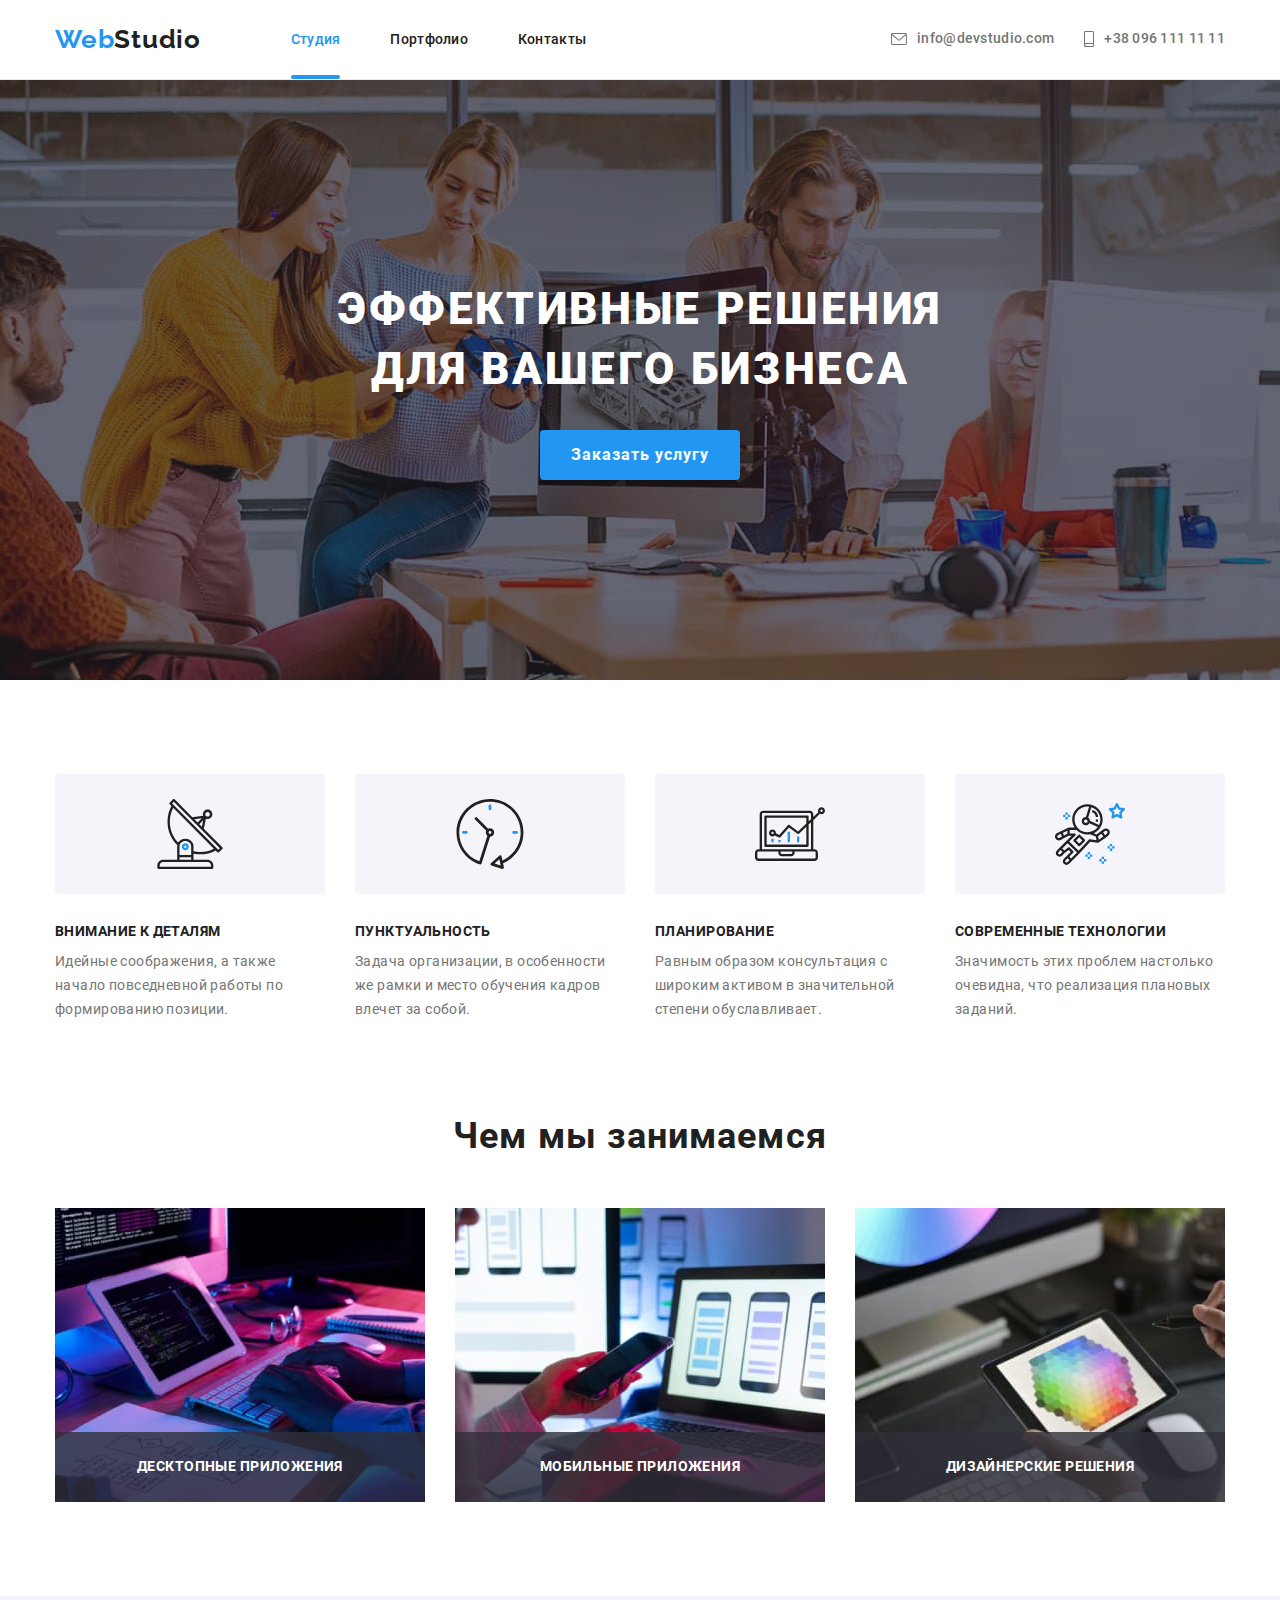
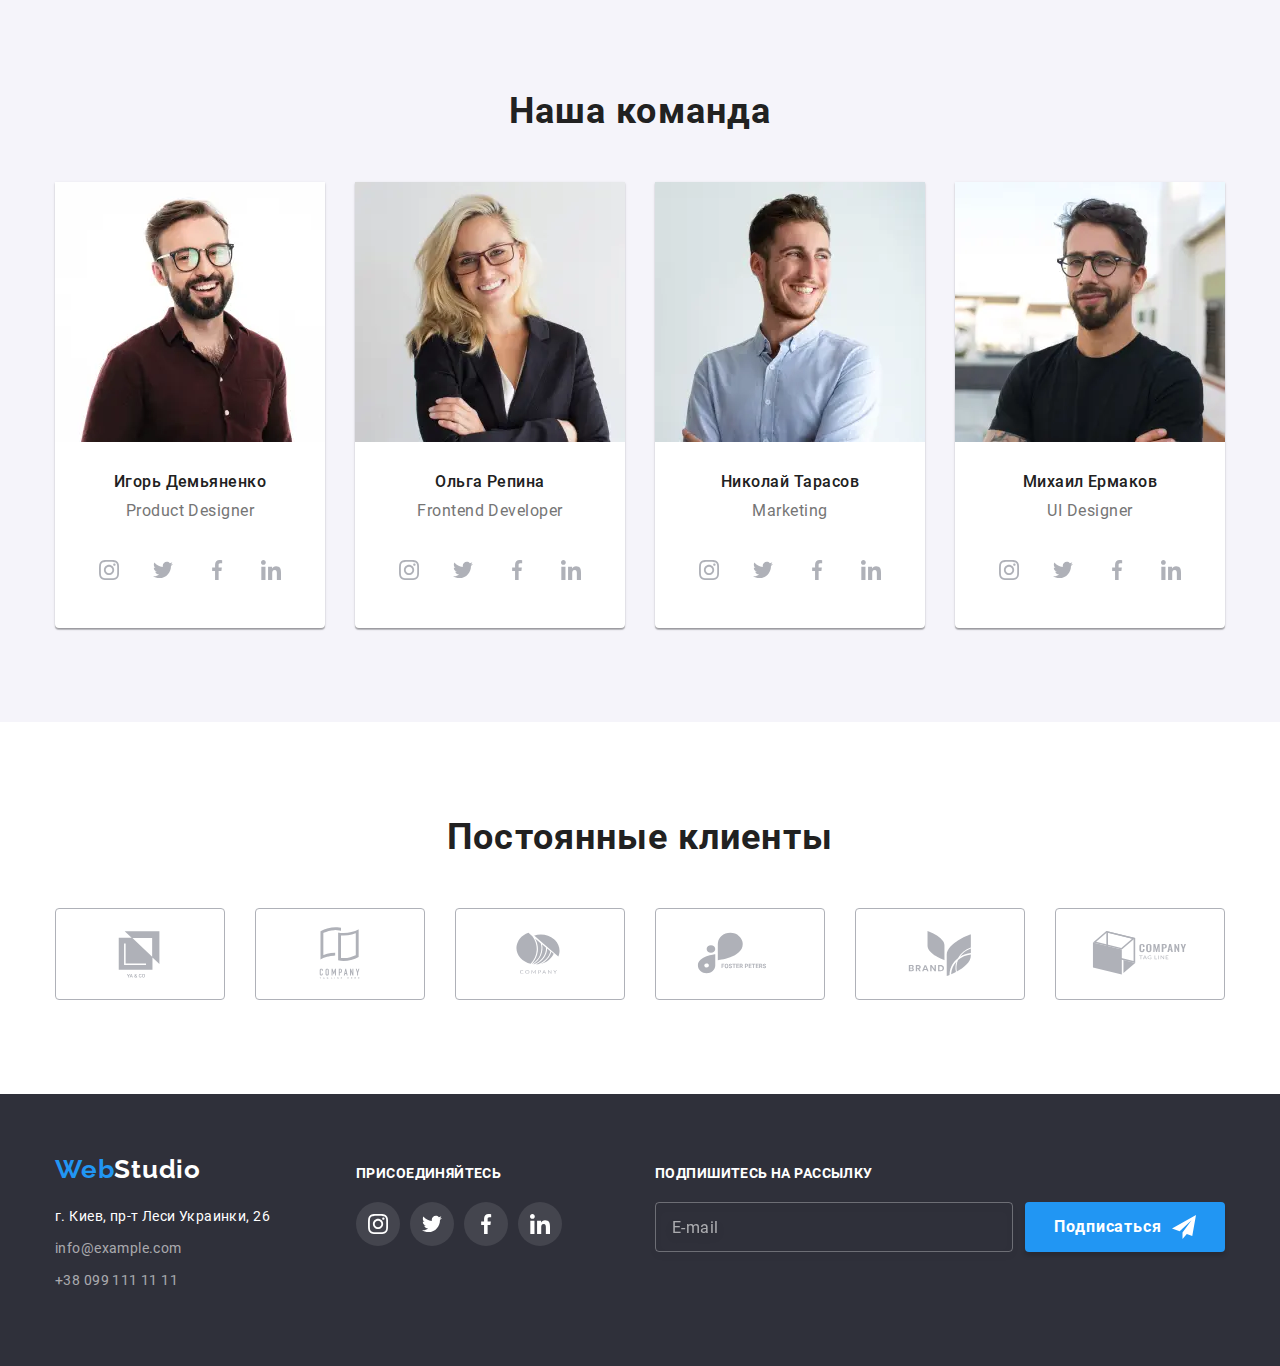
<file: index.html>
<!DOCTYPE html>
<html lang="ru">
  <head>
    <meta charset="UTF-8" />
    <meta http-equiv="X-UA-Compatible" content="IE=edge" />
    <meta name="viewport" content="width=device-width, initial-scale=1.0" />

    <link rel="stylesheet" href="./css/main.min.css" />

    <title>WebStudio</title>
  </head>
  <body class="page">
    <!-- HEADER -->
    <header class="header">
      <div class="header__container container">
        <a href="./index.html" lang="en" class="logo"
          >Web<span class="logo__text logo__text--black">Studio</span></a
        >
        <button type="button" class="menu__btn" data-menu-button>
          <svg
            class="menu__icon"
            width="40"
            height="40"
            aria-expanded="false"
            aria-controls="menu"
            aria-label="Переключатель мобильного меню"
          >
            <use class="menu__lines" href="./images/icons.svg#icon-menu"></use>
            <use
              class="menu__cross"
              href="./images/icons.svg#icon-menu-close"
            ></use>
          </svg>
        </button>
        <div class="menu" id="menu" data-menu>
          <nav class="navigation header__navigation">
            <ul class="navigation__list">
              <li class="navigation__item">
                <a
                  href="./index.html"
                  class="navigation__link navigation__link--current"
                  >Студия</a
                >
              </li>
              <li class="navigation__item">
                <a href="./portfolio.html" class="navigation__link"
                  >Портфолио</a
                >
              </li>
              <li class="navigation__item">
                <a href="" class="navigation__link">Контакты</a>
              </li>
            </ul>
          </nav>

          <ul class="contacts header__contacts">
            <li class="contacts__item">
              <a
                href="mailto:info@devstudio.com"
                lang="en"
                class="contacts__link contacts__link--mail-grey"
              >
                <svg class="contacts__icon" width="16" height="12">
                  <use href="./images/icons.svg#icon-envelope"></use>
                </svg>
                info@devstudio.com
              </a>
            </li>
            <li class="contacts__item">
              <a href="tel:+380961111111" class="contacts__link">
                <svg class="contacts__icon" width="10" height="16">
                  <use href="./images/icons.svg#icon-smartphone"></use>
                </svg>
                +38 096 111 11 11
              </a>
            </li>
          </ul>

          <ul class="profiles">
            <li class="profiles__item">
              <a href="" class="profiles__link">Instagram</a>
            </li>
            <li class="profiles__item">
              <a href="" class="profiles__link">Twitter</a>
            </li>
            <li class="profiles__item">
              <a href="" class="profiles__link">Facebook</a>
            </li>
            <li class="profiles__item">
              <a href="" class="profiles__link">LinkedIn</a>
            </li>
          </ul>
        </div>
      </div>
    </header>

    <!--MAIN-->
    <main>
      <!-- HERO -->
      <section class="hero">
        <div class="hero__container container">
          <h1 class="hero__title">Эффективные решения для вашего бизнеса</h1>
          <button type="button" class="hero__btn" data-modal-open>
            Заказать услугу
          </button>
        </div>
      </section>

      <!--VALUES-->
      <section class="values section">
        <div class="values__container container">
          <h2 class="values__title values__title--visually-hidden">
            Ценности<!--title to be hidden-->
          </h2>
          <ul class="values__list">
            <li class="values__item">
              <div class="values__block">
                <svg class="values__icon" width="70" height="70">
                  <use href="./images/icons.svg#icon-antenna"></use>
                </svg>
              </div>
              <h3 class="values__headline">Внимание к деталям</h3>
              <p class="values__description">
                Идейные соображения, а также начало повседневной работы по
                формированию позиции.
              </p>
            </li>
            <li class="values__item">
              <div class="values__block">
                <svg class="values__icon" width="70" height="70">
                  <use href="./images/icons.svg#icon-clock"></use>
                </svg>
              </div>
              <h3 class="values__headline">Пунктуальность</h3>
              <p class="values__description">
                Задача организации, в особенности же рамки и место обучения
                кадров влечет за собой.
              </p>
            </li>
            <li class="values__item">
              <div class="values__block">
                <svg class="values__icon" width="70" height="70">
                  <use href="./images/icons.svg#icon-diagram"></use>
                </svg>
              </div>
              <h3 class="values__headline">Планирование</h3>
              <p class="values__description">
                Равным образом консультация с широким активом в значительной
                степени обуславливает.
              </p>
            </li>
            <li class="values__item">
              <div class="values__block">
                <svg class="values__icon" width="70" height="70">
                  <use href="./images/icons.svg#icon-astronaut"></use>
                </svg>
              </div>
              <h3 class="values__headline">Современные технологии</h3>
              <p class="values__description">
                Значимость этих проблем настолько очевидна, что реализация
                плановых заданий.
              </p>
            </li>
          </ul>
        </div>
      </section>

      <!--SERVICES-->
      <section class="services section">
        <div class="services__container container">
          <h2 class="services__title">Чем мы занимаемся</h2>
          <ul class="services__list">
            <li class="services__item">
              <div class="services__thumb">
                <img
                  srcset="
                    ./images/services/service-01-desktop-370.jpg     1x,
                    ./images/services/service-01-desktop-@2x-740.jpg 2x
                  "
                  src="./images/services/service-01-desktop-370.jpg"
                  alt="Планшет и клавиатура"
                  width="370"
                />
                <h3 class="services__name">Десктопные приложения</h3>
              </div>
            </li>
            <li class="services__item">
              <div class="services__thumb">
                <img
                  srcset="
                    ./images/services/service-02-desktop-370.jpg     1x,
                    ./images/services/service-02-desktop-@2x-740.jpg 2x
                  "
                  src="./images/services/service-02-desktop-370.jpg"
                  alt="Цветовая схема на планшете"
                  width="370"
                />
                <h3 class="services__name">Мобильные приложения</h3>
              </div>
            </li>
            <li class="services__item">
              <div class="services__thumb">
                <img
                  srcset="
                    ./images/services/service-03-desktop-370.jpg     1x,
                    ./images/services/service-03-desktop-@2x-740.jpg 2x
                  "
                  src="./images/services/service-03-desktop-370.jpg"
                  alt="Ноутбук и смартфон"
                  width="370"
                />
                <h3 class="services__name">Дизайнерские решения</h3>
              </div>
            </li>
          </ul>
        </div>
      </section>

      <!--TEAM-->
      <section class="team section">
        <div class="team__container container">
          <h2 class="team__title">Наша команда</h2>
          <ul class="members">
            <li class="members__item">
              <picture>
                <source
                  type="image/webp"
                  media="(max-width:767px)"
                  srcset="
                    ./images/team/webp/member-01-mobile-450.webp     1x,
                    ./images/team/webp/member-01-mobile-@2x-900.webp 2x
                  "
                />

                <source
                  type="image/webp"
                  media="(min-width:768px) and (max-width:1199px)"
                  srcset="
                    ./images/team/webp/member-01-tablet-354.webp     1x,
                    ./images/team/webp/member-01-tablet-@2x-708.webp 2x
                  "
                />

                <source
                  type="image/webp"
                  media="(min-width:1200px)"
                  srcset="
                    ./images/team/webp/member-01-desktop-270.webp     1x,
                    ./images/team/webp/member-01-desktop-@2x-540.webp 2x
                  "
                />
                <img
                  srcset="
                    ./images/team/member-01-mobile-450.jpg      450w,
                    ./images/team/member-01-mobile-@2x-900.jpg  900w,
                    ./images/team/member-01-tablet-354.jpg      354w,
                    ./images/team/member-01-tablet-@2x-708.jpg  708w,
                    ./images/team/member-01-desktop-270.jpg     270w,
                    ./images/team/member-01-desktop-@2x-540.jpg 540w
                  "
                  src="./images/team/member-01-mobile-450.jpg"
                  alt="Фото Игоря Д."
                  sizes="(min-width:1200px) 25vw, (min-width:768px) 50vw, 100vw"
                />
              </picture>
              <div class="members__info">
                <h3 class="members__name">Игорь Демьяненко</h3>
                <p lang="en" class="members__position">Product Designer</p>
                <ul class="member-social">
                  <li class="member-social__item">
                    <a href="" class="member-social__link">
                      <svg class="member-social__icon" width="20" height="20">
                        <use href="./images/icons.svg#icon-instagram"></use>
                      </svg>
                    </a>
                  </li>
                  <li class="member-social__item">
                    <a href="" class="member-social__link">
                      <svg class="member-social__icon" width="20" height="20">
                        <use href="./images/icons.svg#icon-twitter"></use>
                      </svg>
                    </a>
                  </li>
                  <li class="member-social__item">
                    <a href="" class="member-social__link">
                      <svg class="member-social__icon" width="20" height="20">
                        <use href="./images/icons.svg#icon-facebook"></use>
                      </svg>
                    </a>
                  </li>
                  <li class="member-social__item">
                    <a href="" class="member-social__link">
                      <svg class="member-social__icon" width="20" height="20">
                        <use href="./images/icons.svg#icon-linkedin"></use>
                      </svg>
                    </a>
                  </li>
                </ul>
              </div>
            </li>

            <li class="members__item">
              <picture>
                <source
                  type="image/webp"
                  media="(max-width:767px)"
                  srcset="
                    ./images/team/webp/member-02-mobile-450.webp     1x,
                    ./images/team/webp/member-02-mobile-@2x-900.webp 2x
                  "
                />

                <source
                  type="image/webp"
                  media="(min-width:768px) and (max-width:1199px)"
                  srcset="
                    ./images/team/webp/member-02-tablet-354.webp     1x,
                    ./images/team/webp/member-02-tablet-@2x-708.webp 2x
                  "
                />

                <source
                  type="image/webp"
                  media="(min-width:1200px)"
                  srcset="
                    ./images/team/webp/member-02-desktop-270.webp     1x,
                    ./images/team/webp/member-02-desktop-@2x-540.webp 2x
                  "
                />
                <img
                  srcset="
                    ./images/team/member-02-mobile-450.jpg      450w,
                    ./images/team/member-02-mobile-@2x-900.jpg  900w,
                    ./images/team/member-02-tablet-354.jpg      354w,
                    ./images/team/member-02-tablet-@2x-708.jpg  708w,
                    ./images/team/member-02-desktop-270.jpg     270w,
                    ./images/team/member-02-desktop-@2x-540.jpg 540w
                  "
                  src="./images/team/member-02-mobile-450.jpg"
                  alt="Фото Ольги Р."
                  sizes="(min-width:1200px) 25vw, (min-width:768px) 50vw, 100vw"
                />
              </picture>
              <div class="members__info">
                <h3 class="members__name">Ольга Репина</h3>
                <p lang="en" class="members__position">Frontend Developer</p>
                <ul class="member-social">
                  <li class="member-social__item">
                    <a href="" class="member-social__link">
                      <svg class="member-social__icon" width="20" height="20">
                        <use href="./images/icons.svg#icon-instagram"></use>
                      </svg>
                    </a>
                  </li>
                  <li class="member-social__item">
                    <a href="" class="member-social__link">
                      <svg class="member-social__icon" width="20" height="20">
                        <use href="./images/icons.svg#icon-twitter"></use>
                      </svg>
                    </a>
                  </li>
                  <li class="member-social__item">
                    <a href="" class="member-social__link">
                      <svg class="member-social__icon" width="20" height="20">
                        <use href="./images/icons.svg#icon-facebook"></use>
                      </svg>
                    </a>
                  </li>
                  <li class="member-social__item">
                    <a href="" class="member-social__link">
                      <svg class="member-social__icon" width="20" height="20">
                        <use href="./images/icons.svg#icon-linkedin"></use>
                      </svg>
                    </a>
                  </li>
                </ul>
              </div>
            </li>

            <li class="members__item">
              <picture>
                <source
                  type="image/webp"
                  media="(max-width:767px)"
                  srcset="
                    ./images/team/webp/member-03-mobile-450.webp     1x,
                    ./images/team/webp/member-03-mobile-@2x-900.webp 2x
                  "
                />

                <source
                  type="image/webp"
                  media="(min-width:768px) and (max-width:1199px)"
                  srcset="
                    ./images/team/webp/member-03-tablet-354.webp     1x,
                    ./images/team/webp/member-03-tablet-@2x-708.webp 2x
                  "
                />

                <source
                  type="image/webp"
                  media="(min-width:1200px)"
                  srcset="
                    ./images/team/webp/member-03-desktop-270.webp     1x,
                    ./images/team/webp/member-03-desktop-@2x-540.webp 2x
                  "
                />
                <img
                  srcset="
                    ./images/team/member-03-mobile-450.jpg      450w,
                    ./images/team/member-03-mobile-@2x-900.jpg  900w,
                    ./images/team/member-03-tablet-354.jpg      354w,
                    ./images/team/member-03-tablet-@2x-708.jpg  708w,
                    ./images/team/member-03-desktop-270.jpg     270w,
                    ./images/team/member-03-desktop-@2x-540.jpg 540w
                  "
                  src="./images/team/member-03-mobile-450.jpg"
                  alt="Фото Николая Т."
                  sizes="(min-width:1200px) 25vw, (min-width:768px) 50vw, 100vw"
                />
              </picture>
              <div class="members__info">
                <h3 class="members__name">Николай Тарасов</h3>
                <p lang="en" class="members__position">Marketing</p>
                <ul class="member-social">
                  <li class="member-social__item">
                    <a href="" class="member-social__link">
                      <svg class="member-social__icon" width="20" height="20">
                        <use href="./images/icons.svg#icon-instagram"></use>
                      </svg>
                    </a>
                  </li>
                  <li class="member-social__item">
                    <a href="" class="member-social__link">
                      <svg class="member-social__icon" width="20" height="20">
                        <use href="./images/icons.svg#icon-twitter"></use>
                      </svg>
                    </a>
                  </li>
                  <li class="member-social__item">
                    <a href="" class="member-social__link">
                      <svg class="member-social__icon" width="20" height="20">
                        <use href="./images/icons.svg#icon-facebook"></use>
                      </svg>
                    </a>
                  </li>
                  <li class="member-social__item">
                    <a href="" class="member-social__link">
                      <svg class="member-social__icon" width="20" height="20">
                        <use href="./images/icons.svg#icon-linkedin"></use>
                      </svg>
                    </a>
                  </li>
                </ul>
              </div>
            </li>

            <li class="members__item">
              <picture>
                <source
                  type="image/webp"
                  media="(max-width:767px)"
                  srcset="
                    ./images/team/webp/member-04-mobile-450.webp     1x,
                    ./images/team/webp/member-04-mobile-@2x-900.webp 2x
                  "
                />

                <source
                  type="image/webp"
                  media="(min-width:768px) and (max-width:1199px)"
                  srcset="
                    ./images/team/webp/member-04-tablet-354.webp     1x,
                    ./images/team/webp/member-04-tablet-@2x-708.webp 2x
                  "
                />

                <source
                  type="image/webp"
                  media="(min-width:1200px)"
                  srcset="
                    ./images/team/webp/member-04-desktop-270.webp     1x,
                    ./images/team/webp/member-04-desktop-@2x-540.webp 2x
                  "
                />
                <img
                  srcset="
                    ./images/team/member-04-mobile-450.jpg      450w,
                    ./images/team/member-04-mobile-@2x-900.jpg  900w,
                    ./images/team/member-04-tablet-354.jpg      354w,
                    ./images/team/member-04-tablet-@2x-708.jpg  708w,
                    ./images/team/member-04-desktop-270.jpg     270w,
                    ./images/team/member-04-desktop-@2x-540.jpg 540w
                  "
                  src="./images/team/member-04-mobile-450.jpg"
                  alt="Фото Михаила Е."
                  sizes="(min-width:1200px) 25vw, (min-width:768px) 50vw, 100vw"
                />
              </picture>
              <div class="members__info">
                <h3 class="members__name">Михаил Ермаков</h3>
                <p lang="en" class="members__position">UI Designer</p>
                <ul class="member-social">
                  <li class="member-social__item">
                    <a href="" class="member-social__link">
                      <svg class="member-social__icon" width="20" height="20">
                        <use href="./images/icons.svg#icon-instagram"></use>
                      </svg>
                    </a>
                  </li>
                  <li class="member-social__item">
                    <a href="" class="member-social__link">
                      <svg class="member-social__icon" width="20" height="20">
                        <use href="./images/icons.svg#icon-twitter"></use>
                      </svg>
                    </a>
                  </li>
                  <li class="member-social__item">
                    <a href="" class="member-social__link">
                      <svg class="member-social__icon" width="20" height="20">
                        <use href="./images/icons.svg#icon-facebook"></use>
                      </svg>
                    </a>
                  </li>
                  <li class="member-social__item">
                    <a href="" class="member-social__link">
                      <svg class="member-social__icon" width="20" height="20">
                        <use href="./images/icons.svg#icon-linkedin"></use>
                      </svg>
                    </a>
                  </li>
                </ul>
              </div>
            </li>
          </ul>
        </div>
      </section>

      <!-- CLIENTS -->
      <section class="clients section">
        <div class="clients__container container">
          <h2 class="clients__title">Постоянные клиенты</h2>
          <ul class="clients__list">
            <li class="clients__item">
              <a href="" class="client__link">
                <svg class="clients__logo" width="106" height="60">
                  <use href="./images/icons.svg#icon-ya-and-co"></use>
                </svg>
              </a>
            </li>
            <li class="clients__item">
              <a href="" class="client__link">
                <svg class="clients__logo" width="106" height="60">
                  <use
                    href="./images/icons.svg#icon-company-tagline-here"
                  ></use>
                </svg>
              </a>
            </li>
            <li class="clients__item">
              <a href="" class="client__link">
                <svg class="clients__logo" width="106" height="60">
                  <use href="./images/icons.svg#icon-company"></use>
                </svg>
              </a>
            </li>
            <li class="clients__item">
              <a href="" class="client__link">
                <svg class="clients__logo" width="106" height="60">
                  <use href="./images/icons.svg#icon-foster-peters"></use>
                </svg>
              </a>
            </li>
            <li class="clients__item">
              <a href="" class="client__link">
                <svg class="clients__logo" width="106" height="60">
                  <use href="./images/icons.svg#icon-brand"></use>
                </svg>
              </a>
            </li>
            <li class="clients__item">
              <a href="" class="client__link">
                <svg class="clients__logo" width="106" height="60">
                  <use href="./images/icons.svg#icon-company-tag-line"></use>
                </svg>
              </a>
            </li>
          </ul>
        </div>
      </section>
    </main>

    <!--FOOTER-->
    <footer class="footer section">
      <div class="footer__container container">
        <div class="footer__connect">
          <a href="./index.html" lang="en" class="logo"
            >Web<span class="logo__text logo__text--white">Studio</span></a
          >
          <address class="address">
            <p class="addresss__text">г. Киев, пр-т Леси Украинки, 26</p>
          </address>
          <ul class="contacts footer__contacts">
            <li class="contacts__item contacts__item--footer">
              <a
                href="mailto:info@devstudio.com"
                lang="en"
                class="contacts__link contacts__link--footer"
                >info@example.com</a
              >
            </li>
            <li class="contacts__item contacts__item--footer">
              <a
                href="tel:+380961111111"
                class="contacts__link contacts__link--footer"
                >+38 099 111 11 11</a
              >
            </li>
          </ul>
        </div>
        <div class="join-social">
          <h2 class="join-social__title">присоединяйтесь</h2>
          <ul class="join-social__list">
            <li class="join-social__item">
              <a href="" class="join-social__link">
                <svg class="join-social__icon" width="20" height="20">
                  <use href="./images/icons.svg#icon-instagram"></use>
                </svg>
              </a>
            </li>
            <li class="join-social__item">
              <a href="" class="join-social__link">
                <svg class="join-social__icon" width="20" height="20">
                  <use href="./images/icons.svg#icon-twitter"></use>
                </svg>
              </a>
            </li>
            <li class="join-social__item">
              <a href="" class="join-social__link">
                <svg class="join-social__icon" width="20" height="20">
                  <use href="./images/icons.svg#icon-facebook"></use>
                </svg>
              </a>
            </li>
            <li class="join-social__item">
              <a href="" class="join-social__link">
                <svg class="join-social__icon" width="20" height="20">
                  <use href="./images/icons.svg#icon-linkedin"></use>
                </svg>
              </a>
            </li>
          </ul>
        </div>

        <form class="subscription footer__subscription">
          <div class="subscription__block">
            <b class="subscription__title">Подпишитесь на рассылку</b>
            <div class="subscription__input">
              <label><span class="visually-hidden">E-mail</span></label>
              <input
                type="email"
                name="email"
                class="subscription__field"
                placeholder="E-mail"
              />
              <button type="submit" class="subscription__btn">
                Подписаться
                <svg class="subscription__icon" width="24" height="24">
                  <use href="./images/icons.svg#icon-send"></use>
                </svg>
              </button>
            </div>
          </div>
        </form>
      </div>
    </footer>

    <!--MODAL-->
    <div class="backdrop is-hidden" data-modal>
      <div class="modal">
        <button class="close-btn" data-modal-close>
          <svg class="close-btn__icon" width="18" height="18">
            <use href="./images/icons.svg#icon-close"></use>
          </svg>
        </button>

        <form class="modal__form">
          <b class="modal__title">Оставьте свои данные, мы вам перезвоним</b>
          <ul class="modal__list">
            <li class="modal__field">
              <label class="modal__label" for="name">Имя</label>
              <div class="modal__block">
                <input class="modal__input" type="text" name="name" id="name" />
                <svg class="modal__icon" width="18" height="18">
                  <use href="./images/icons.svg#icon-name"></use>
                </svg>
              </div>
            </li>

            <li class="modal__field">
              <label class="modal__label" for="tel">Телефон</label>
              <div class="modal__block">
                <input class="modal__input" type="tel" name="tel" id="tel" />
                <svg class="modal__icon" width="18" height="18">
                  <use href="./images/icons.svg#icon-phone"></use>
                </svg>
              </div>
            </li>

            <li class="modal__field">
              <label class="modal__label" for="mail">Почта</label>
              <div class="modal__block">
                <input
                  class="modal__input"
                  type="email"
                  name="mail"
                  id="mail"
                />
                <svg class="modal__icon" width="18" height="18">
                  <use href="./images/icons.svg#icon-email"></use>
                </svg>
              </div>
            </li>

            <li class="modal__field">
              <label class="modal__label" for="comment">Комментарий</label>
              <div class="modal__block">
                <textarea
                  class="modal__input textarea"
                  name="comment"
                  id="comment"
                  placeholder="Введите текст"
                ></textarea>
              </div>
            </li>
          </ul>

          <div class="modal__agree">
            <label for="modal__agree-label" class="modal__agree-label">
              <input
                type="checkbox"
                class="modal__checkbox visually-hidden"
                id="modal__agree-label"
              />

              <svg class="modal__icon-frame" width="16" height="15">
                <use href="./images/icons.svg#icon-check-frame"></use>
              </svg>

              <svg class="modal__icon-checked" width="16" height="15">
                <use href="./images/icons.svg#icon-checked-box"></use>
              </svg>
              <span class="modal__agree-text">
                Соглашаюсь c рассылкой и принимаю
                <a class="modal__agree-link" href="">Условия договора</a>
              </span>
            </label>
          </div>
          <button type="submit" class="modal__btn">Отправить</button>
        </form>
      </div>
    </div>

    <!-- SCRIPTS -->
    <script src="./js/menu.js"></script>
    <script src="./js/modal.js"></script>
  </body>
</html>
</file>
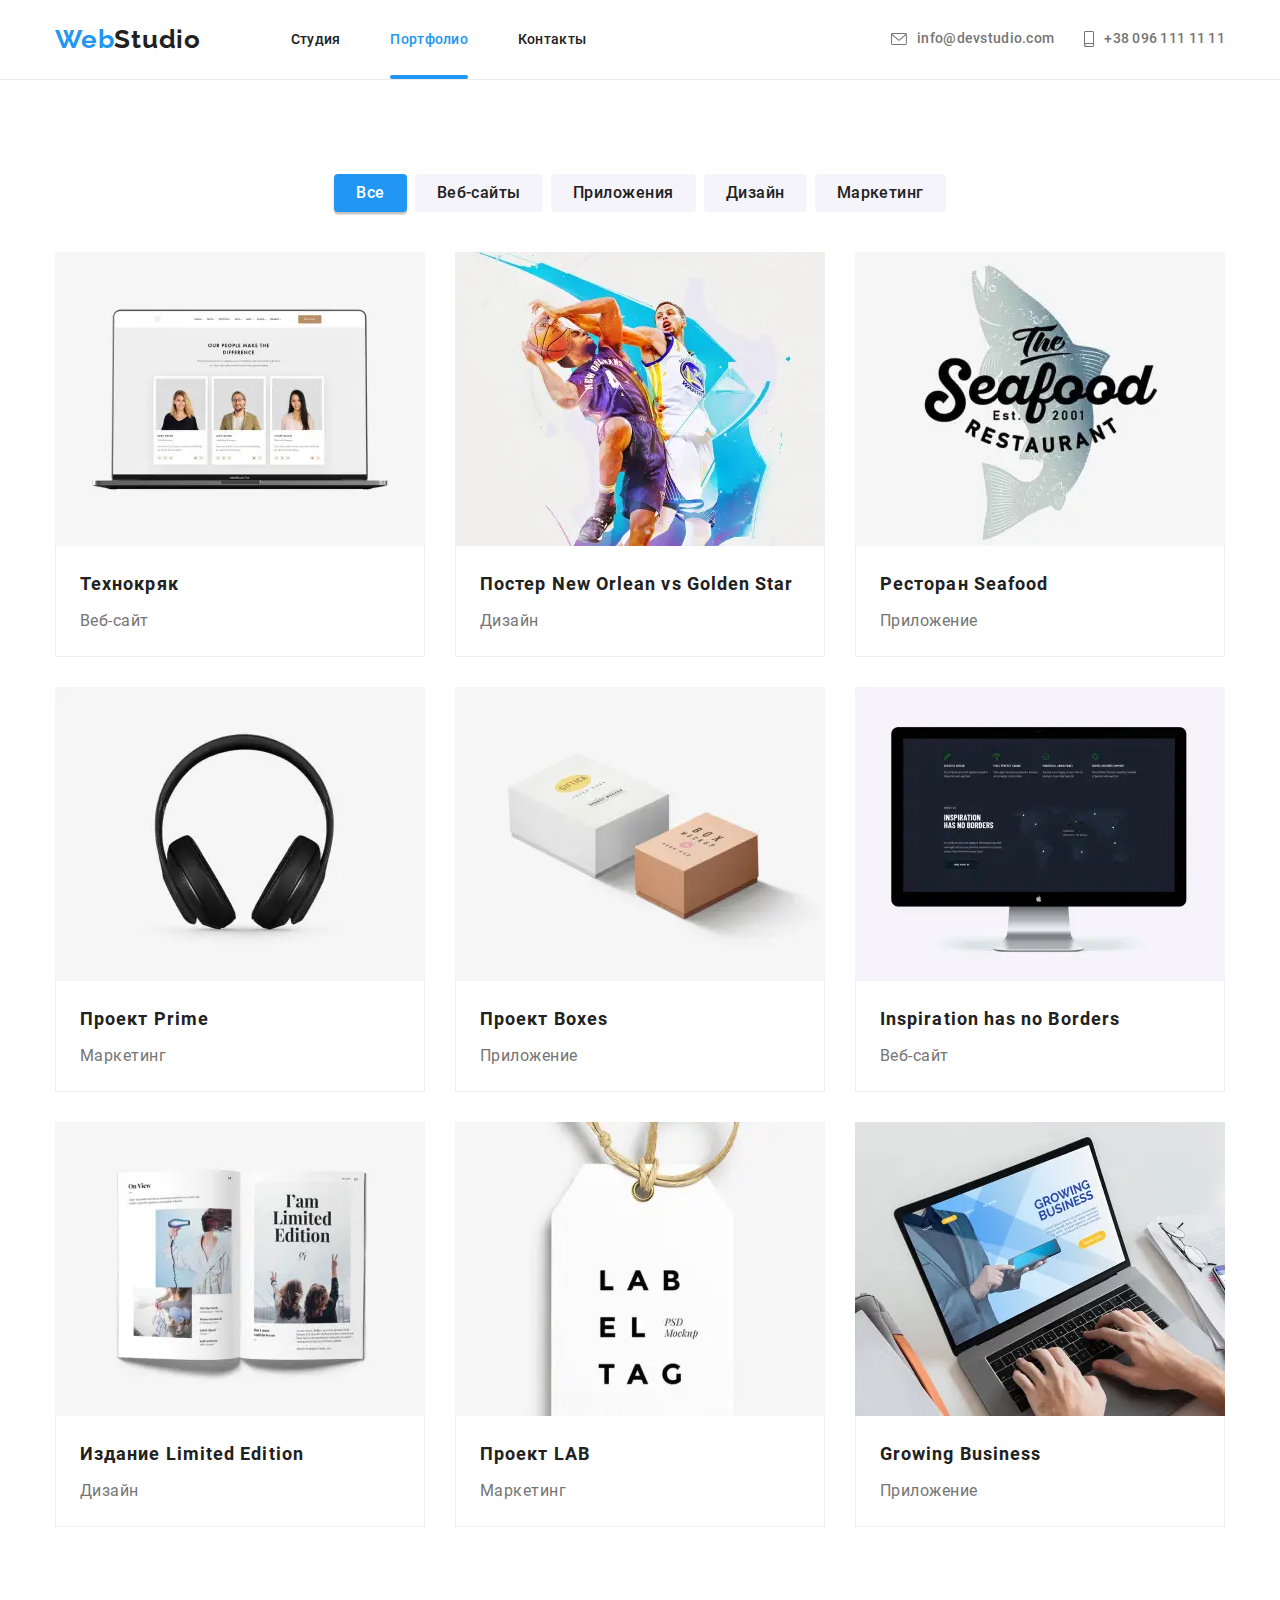
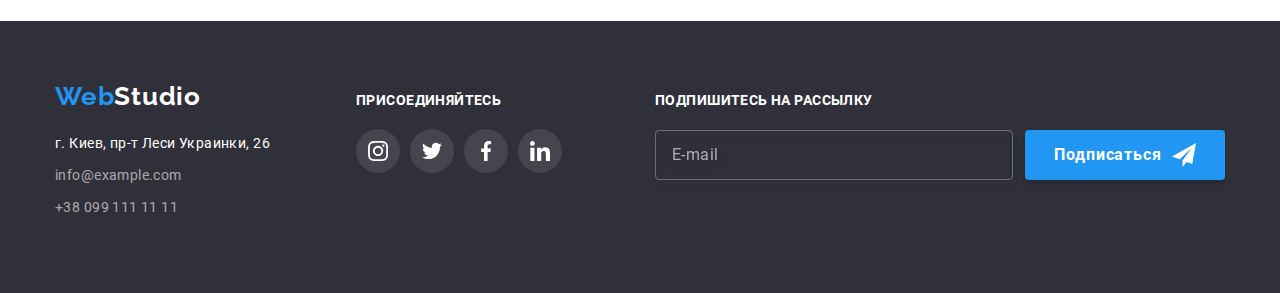
<file: portfolio.html>
<!DOCTYPE html>
<html lang="ru">
  <head>
    <meta charset="UTF-8" />
    <meta http-equiv="X-UA-Compatible" content="IE=edge" />
    <meta name="viewport" content="width=device-width, initial-scale=1.0" />

    <link rel="stylesheet" href="./css/main.min.css" />

    <title>WebStudio</title>
  </head>

  <body class="page">
    <!-- HEADER -->
    <header class="header">
      <div class="header__container container">
        <a href="./index.html" lang="en" class="logo"
          >Web<span class="logo__text logo__text--black">Studio</span></a
        >
        <button type="button" class="menu__btn" data-menu-button>
          <svg
            class="menu__icon"
            width="40"
            height="40"
            aria-expanded="false"
            aria-controls="menu"
            aria-label="Переключатель мобильного меню"
          >
            <use class="menu__lines" href="./images/icons.svg#icon-menu"></use>
            <use
              class="menu__cross"
              href="./images/icons.svg#icon-menu-close"
            ></use>
          </svg>
        </button>
        <div class="menu" id="menu" data-menu>
          <nav class="navigation header__navigation">
            <ul class="navigation__list">
              <li class="navigation__item">
                <a href="./index.html" class="navigation__link">Студия</a>
              </li>
              <li class="navigation__item">
                <a
                  href="./portfolio.html"
                  class="navigation__link navigation__link--current"
                  >Портфолио</a
                >
              </li>
              <li class="navigation__item">
                <a href="" class="navigation__link">Контакты</a>
              </li>
            </ul>
          </nav>

          <ul class="contacts header__contacts">
            <li class="contacts__item">
              <a
                href="mailto:info@devstudio.com"
                lang="en"
                class="contacts__link contacts__link--mail-grey"
              >
                <svg class="contacts__icon" width="16" height="12">
                  <use href="./images/icons.svg#icon-envelope"></use>
                </svg>
                info@devstudio.com
              </a>
            </li>
            <li class="contacts__item">
              <a href="tel:+380961111111" class="contacts__link">
                <svg class="contacts__icon" width="10" height="16">
                  <use href="./images/icons.svg#icon-smartphone"></use>
                </svg>
                +38 096 111 11 11
              </a>
            </li>
          </ul>

          <ul class="profiles">
            <li class="profiles__item">
              <a href="" class="profiles__link">Instagram</a>
            </li>
            <li class="profiles__item">
              <a href="" class="profiles__link">Twitter</a>
            </li>
            <li class="profiles__item">
              <a href="" class="profiles__link">Facebook</a>
            </li>
            <li class="profiles__item">
              <a href="" class="profiles__link">LinkedIn</a>
            </li>
          </ul>
        </div>
      </div>
    </header>

    <!--MAIN-->
    <main>
      <section class="portfolio section">
        <div class="portfolio__container container">
          <h1 class="portfolio__title visually-hidden">Portfolio</h1>
          <!--title to be hidden-->
          <ul class="filter">
            <li class="filter__item">
              <button type="button" class="filter__btn filter__btn--active">
                Все
              </button>
            </li>
            <li class="filter__item">
              <button type="button" class="filter__btn">Веб-сайты</button>
            </li>
            <li class="filter__item">
              <button type="button" class="filter__btn">Приложения</button>
            </li>
            <li class="filter__item">
              <button type="button" class="filter__btn">Дизайн</button>
            </li>
            <li class="filter__item">
              <button type="button" class="filter__btn">Маркетинг</button>
            </li>
          </ul>

          <ul class="projects">
            <li class="projects__item">
              <a href="" class="projects__link">
                <div class="projects__thumb">
                  <picture>
                    <source
                      type="image/webp"
                      media="(max-width:767px)"
                      srcset="
                        ./images/portfolio/webp/portfolio-mobile-01-450.webp     1x,
                        ./images/portfolio/webp/portfolio-mobile-01-@2x-900.webp 2x
                      "
                    />

                    <source
                      type="image/webp"
                      media="(min-width:768px) and (max-width:1199px)"
                      srcset="
                        ./images/portfolio/webp/portfolio-tablet-01-354.webp     1x,
                        ./images/portfolio/webp/portfolio-tablet-01-@2x-708.webp 2x
                      "
                    />

                    <source
                      type="image/webp"
                      media="(min-width:1200px)"
                      srcset="
                        ./images/portfolio/webp/portfolio-desktop-01-370.webp     1x,
                        ./images/portfolio/webp/portfolio-desktop-01-@2x-740.webp 2x
                      "
                    />
                    <img
                      srcset="
                        ./images/portfolio/portfolio-mobile-01-450.jpg      450w,
                        ./images/portfolio/portfolio-mobile-01-@2x-900.jpg  900w,
                        ./images/portfolio/portfolio-tablet-01-354.jpg      354w,
                        ./images/portfolio/portfolio-tablet-01-@2x-708.jpg  708w,
                        ./images/portfolio/portfolio-desktop-01-370.jpg     370w,
                        ./images/portfolio/portfolio-desktop-01-@2x-740.jpg 740w
                      "
                      src="./images/portfolio/webp/portfolio-mobile-01-450.jpg"
                      alt="Ноутбук с веб-сайтом"
                      sizes="(min-width:1200px) 33vw, (min-width:768px) 50vw, 100vw"
                    />
                  </picture>
                  <p class="projects__overlay">
                    Ресурс предлагает комплексные предложения с разным уровнем
                    функционала и сервисов. Все это позволит посетителю получить
                    исчерпывающие сведения о компании или частном лице.
                  </p>
                </div>
                <div class="projects__info">
                  <h2 class="projects__name">Технокряк</h2>
                  <p class="projects__service">Веб-сайт</p>
                </div>
              </a>
            </li>

            <li class="projects__item">
              <a href="" class="projects__link">
                <div class="projects__thumb">
                  <picture>
                    <source
                      type="image/webp"
                      media="(max-width:767px)"
                      srcset="
                        ./images/portfolio/webp/portfolio-mobile-02-450.webp     1x,
                        ./images/portfolio/webp/portfolio-mobile-02-@2x-900.webp 2x
                      "
                    />

                    <source
                      type="image/webp"
                      media="(min-width:768px) and (max-width:1199px)"
                      srcset="
                        ./images/portfolio/webp/portfolio-tablet-02-354.webp     1x,
                        ./images/portfolio/webp/portfolio-tablet-02-@2x-708.webp 2x
                      "
                    />

                    <source
                      type="image/webp"
                      media="(min-width:1200px)"
                      srcset="
                        ./images/portfolio/webp/portfolio-desktop-02-370.webp     1x,
                        ./images/portfolio/webp/portfolio-desktop-02-@2x-740.webp 2x
                      "
                    />
                    <img
                      srcset="
                        ./images/portfolio/portfolio-mobile-02-450.jpg      450w,
                        ./images/portfolio/portfolio-mobile-02-@2x-900.jpg  900w,
                        ./images/portfolio/portfolio-tablet-02-354.jpg      354w,
                        ./images/portfolio/portfolio-tablet-02-@2x-708.jpg  708w,
                        ./images/portfolio/portfolio-desktop-02-370.jpg     370w,
                        ./images/portfolio/portfolio-desktop-02-@2x-740.jpg 740w
                      "
                      src="./images/portfolio/webp/portfolio-mobile-02-450.jpg"
                      alt="Баскетболисты"
                      sizes="(min-width:1200px) 33vw, (min-width:768px) 50vw, 100vw"
                    />
                  </picture>
                  <p class="projects__overlay">
                    Ресурс предлагает комплексные предложения с разным уровнем
                    функционала и сервисов. Все это позволит посетителю получить
                    исчерпывающие сведения о компании или частном лице.
                  </p>
                </div>
                <div class="projects__info">
                  <h2 class="projects__name">
                    Постер New Orlean vs Golden Star
                  </h2>
                  <p class="projects__service">Дизайн</p>
                </div>
              </a>
            </li>

            <li class="projects__item">
              <a href="" class="projects__link">
                <div class="projects__thumb">
                  <picture>
                    <source
                      type="image/webp"
                      media="(max-width:767px)"
                      srcset="
                        ./images/portfolio/webp/portfolio-mobile-03-450.webp     1x,
                        ./images/portfolio/webp/portfolio-mobile-03-@2x-900.webp 2x
                      "
                    />

                    <source
                      type="image/webp"
                      media="(min-width:768px) and (max-width:1199px)"
                      srcset="
                        ./images/portfolio/webp/portfolio-tablet-03-354.webp     1x,
                        ./images/portfolio/webp/portfolio-tablet-03-@2x-708.webp 2x
                      "
                    />

                    <source
                      type="image/webp"
                      media="(min-width:1200px)"
                      srcset="
                        ./images/portfolio/webp/portfolio-desktop-03-370.webp     1x,
                        ./images/portfolio/webp/portfolio-desktop-03-@2x-740.webp 2x
                      "
                    />
                    <img
                      srcset="
                        ./images/portfolio/portfolio-mobile-03-450.jpg      450w,
                        ./images/portfolio/portfolio-mobile-03-@2x-900.jpg  900w,
                        ./images/portfolio/portfolio-tablet-03-354.jpg      354w,
                        ./images/portfolio/portfolio-tablet-03-@2x-708.jpg  708w,
                        ./images/portfolio/portfolio-desktop-03-370.jpg     370w,
                        ./images/portfolio/portfolio-desktop-03-@2x-740.jpg 740w
                      "
                      src="./images/portfolio/webp/portfolio-mobile-03-450.jpg"
                      alt="Надпись на фоне рыбы"
                      sizes="(min-width:1200px) 33vw, (min-width:768px) 50vw, 100vw"
                    />
                  </picture>

                  <p class="projects__overlay">
                    Ресурс предлагает комплексные предложения с разным уровнем
                    функционала и сервисов. Все это позволит посетителю получить
                    исчерпывающие сведения о компании или частном лице.
                  </p>
                </div>
                <div class="projects__info">
                  <h2 class="projects__name">Ресторан Seafood</h2>
                  <p class="projects__service">Приложение</p>
                </div>
              </a>
            </li>

            <li class="projects__item">
              <a href="" class="projects__link">
                <div class="projects__thumb">
                  <picture>
                    <source
                      type="image/webp"
                      media="(max-width:767px)"
                      srcset="
                        ./images/portfolio/webp/portfolio-mobile-04-450.webp     1x,
                        ./images/portfolio/webp/portfolio-mobile-04-@2x-900.webp 2x
                      "
                    />

                    <source
                      type="image/webp"
                      media="(min-width:768px) and (max-width:1199px)"
                      srcset="
                        ./images/portfolio/webp/portfolio-tablet-04-354.webp     1x,
                        ./images/portfolio/webp/portfolio-tablet-04-@2x-708.webp 2x
                      "
                    />

                    <source
                      type="image/webp"
                      media="(min-width:1200px)"
                      srcset="
                        ./images/portfolio/webp/portfolio-desktop-04-370.webp     1x,
                        ./images/portfolio/webp/portfolio-desktop-04-@2x-740.webp 2x
                      "
                    />
                    <img
                      srcset="
                        ./images/portfolio/portfolio-mobile-04-450.jpg      450w,
                        ./images/portfolio/portfolio-mobile-04-@2x-900.jpg  900w,
                        ./images/portfolio/portfolio-tablet-04-354.jpg      354w,
                        ./images/portfolio/portfolio-tablet-04-@2x-708.jpg  708w,
                        ./images/portfolio/portfolio-desktop-04-370.jpg     370w,
                        ./images/portfolio/portfolio-desktop-04-@2x-740.jpg 740w
                      "
                      src="./images/portfolio/webp/portfolio-mobile-04-450.jpg"
                      alt="Наушники"
                      sizes="(min-width:1200px) 33vw, (min-width:768px) 50vw, 100vw"
                    />
                  </picture>

                  <p class="projects__overlay">
                    Ресурс предлагает комплексные предложения с разным уровнем
                    функционала и сервисов. Все это позволит посетителю получить
                    исчерпывающие сведения о компании или частном лице.
                  </p>
                </div>
                <div class="projects__info">
                  <h2 class="projects__name">Проект Prime</h2>
                  <p class="projects__service">Маркетинг</p>
                </div>
              </a>
            </li>

            <li class="projects__item">
              <a href="" class="projects__link">
                <div class="projects__thumb">
                  <picture>
                    <source
                      type="image/webp"
                      media="(max-width:767px)"
                      srcset="
                        ./images/portfolio/webp/portfolio-mobile-05-450.webp     1x,
                        ./images/portfolio/webp/portfolio-mobile-05-@2x-900.webp 2x
                      "
                    />

                    <source
                      type="image/webp"
                      media="(min-width:768px) and (max-width:1199px)"
                      srcset="
                        ./images/portfolio/webp/portfolio-tablet-05-354.webp     1x,
                        ./images/portfolio/webp/portfolio-tablet-05-@2x-708.webp 2x
                      "
                    />

                    <source
                      type="image/webp"
                      media="(min-width:1200px)"
                      srcset="
                        ./images/portfolio/webp/portfolio-desktop-05-370.webp     1x,
                        ./images/portfolio/webp/portfolio-desktop-05-@2x-740.webp 2x
                      "
                    />
                    <img
                      srcset="
                        ./images/portfolio/portfolio-mobile-05-450.jpg      450w,
                        ./images/portfolio/portfolio-mobile-05-@2x-900.jpg  900w,
                        ./images/portfolio/portfolio-tablet-05-354.jpg      354w,
                        ./images/portfolio/portfolio-tablet-05-@2x-708.jpg  708w,
                        ./images/portfolio/portfolio-desktop-05-370.jpg     370w,
                        ./images/portfolio/portfolio-desktop-05-@2x-740.jpg 740w
                      "
                      src="./images/portfolio/webp/portfolio-mobile-05-450.jpg"
                      alt="Коробки"
                      sizes="(min-width:1200px) 33vw, (min-width:768px) 50vw, 100vw"
                    />
                  </picture>

                  <p class="projects__overlay">
                    Ресурс предлагает комплексные предложения с разным уровнем
                    функционала и сервисов. Все это позволит посетителю получить
                    исчерпывающие сведения о компании или частном лице.
                  </p>
                </div>
                <div class="projects__info">
                  <h2 class="projects__name">Проект Boxes</h2>
                  <p class="projects__service">Приложение</p>
                </div>
              </a>
            </li>

            <li class="projects__item">
              <a href="" class="projects__link">
                <div class="projects__thumb">
                  <picture>
                    <source
                      type="image/webp"
                      media="(max-width:767px)"
                      srcset="
                        ./images/portfolio/webp/portfolio-mobile-06-450.webp     1x,
                        ./images/portfolio/webp/portfolio-mobile-06-@2x-900.webp 2x
                      "
                    />

                    <source
                      type="image/webp"
                      media="(min-width:768px) and (max-width:1199px)"
                      srcset="
                        ./images/portfolio/webp/portfolio-tablet-06-354.webp     1x,
                        ./images/portfolio/webp/portfolio-tablet-06-@2x-708.webp 2x
                      "
                    />

                    <source
                      type="image/webp"
                      media="(min-width:1200px)"
                      srcset="
                        ./images/portfolio/webp/portfolio-desktop-06-370.webp     1x,
                        ./images/portfolio/webp/portfolio-desktop-06-@2x-740.webp 2x
                      "
                    />
                    <img
                      srcset="
                        ./images/portfolio/portfolio-mobile-06-450.jpg      450w,
                        ./images/portfolio/portfolio-mobile-06-@2x-900.jpg  900w,
                        ./images/portfolio/portfolio-tablet-06-354.jpg      354w,
                        ./images/portfolio/portfolio-tablet-06-@2x-708.jpg  708w,
                        ./images/portfolio/portfolio-desktop-06-370.jpg     370w,
                        ./images/portfolio/portfolio-desktop-06-@2x-740.jpg 740w
                      "
                      src="./images/portfolio/webp/portfolio-mobile-06-450.jpg"
                      alt="Монитор"
                      sizes="(min-width:1200px) 33vw, (min-width:768px) 50vw, 100vw"
                    />
                  </picture>

                  <p class="projects__overlay">
                    Ресурс предлагает комплексные предложения с разным уровнем
                    функционала и сервисов. Все это позволит посетителю получить
                    исчерпывающие сведения о компании или частном лице.
                  </p>
                </div>
                <div class="projects__info">
                  <h2 class="projects__name">Inspiration has no Borders</h2>
                  <p class="projects__service">Веб-сайт</p>
                </div>
              </a>
            </li>

            <li class="projects__item">
              <a href="" class="projects__link">
                <div class="projects__thumb">
                  <picture>
                    <source
                      type="image/webp"
                      media="(max-width:767px)"
                      srcset="
                        ./images/portfolio/webp/portfolio-mobile-07-450.webp     1x,
                        ./images/portfolio/webp/portfolio-mobile-07-@2x-900.webp 2x
                      "
                    />

                    <source
                      type="image/webp"
                      media="(min-width:768px) and (max-width:1199px)"
                      srcset="
                        ./images/portfolio/webp/portfolio-tablet-07-354.webp     1x,
                        ./images/portfolio/webp/portfolio-tablet-07-@2x-708.webp 2x
                      "
                    />

                    <source
                      type="image/webp"
                      media="(min-width:1200px)"
                      srcset="
                        ./images/portfolio/webp/portfolio-desktop-07-370.webp     1x,
                        ./images/portfolio/webp/portfolio-desktop-07-@2x-740.webp 2x
                      "
                    />
                    <img
                      srcset="
                        ./images/portfolio/portfolio-mobile-07-450.jpg      450w,
                        ./images/portfolio/portfolio-mobile-07-@2x-900.jpg  900w,
                        ./images/portfolio/portfolio-tablet-07-354.jpg      354w,
                        ./images/portfolio/portfolio-tablet-07-@2x-708.jpg  708w,
                        ./images/portfolio/portfolio-desktop-07-370.jpg     370w,
                        ./images/portfolio/portfolio-desktop-07-@2x-740.jpg 740w
                      "
                      src="./images/portfolio/webp/portfolio-mobile-07-450.jpg"
                      alt="Книга"
                      sizes="(min-width:1200px) 33vw, (min-width:768px) 50vw, 100vw"
                    />
                  </picture>

                  <p class="projects__overlay">
                    Ресурс предлагает комплексные предложения с разным уровнем
                    функционала и сервисов. Все это позволит посетителю получить
                    исчерпывающие сведения о компании или частном лице.
                  </p>
                </div>
                <div class="projects__info">
                  <h2 class="projects__name">Издание Limited Edition</h2>
                  <p class="projects__service">Дизайн</p>
                </div>
              </a>
            </li>

            <li class="projects__item">
              <a href="" class="projects__link">
                <div class="projects__thumb">
                  <picture>
                    <source
                      type="image/webp"
                      media="(max-width:767px)"
                      srcset="
                        ./images/portfolio/webp/portfolio-mobile-08-450.webp     1x,
                        ./images/portfolio/webp/portfolio-mobile-08-@2x-900.webp 2x
                      "
                    />

                    <source
                      type="image/webp"
                      media="(min-width:768px) and (max-width:1199px)"
                      srcset="
                        ./images/portfolio/webp/portfolio-tablet-08-354.webp     1x,
                        ./images/portfolio/webp/portfolio-tablet-08-@2x-708.webp 2x
                      "
                    />

                    <source
                      type="image/webp"
                      media="(min-width:1200px)"
                      srcset="
                        ./images/portfolio/webp/portfolio-desktop-08-370.webp     1x,
                        ./images/portfolio/webp/portfolio-desktop-08-@2x-740.webp 2x
                      "
                    />
                    <img
                      srcset="
                        ./images/portfolio/portfolio-mobile-08-450.jpg      450w,
                        ./images/portfolio/portfolio-mobile-08-@2x-900.jpg  900w,
                        ./images/portfolio/portfolio-tablet-08-354.jpg      354w,
                        ./images/portfolio/portfolio-tablet-08-@2x-708.jpg  708w,
                        ./images/portfolio/portfolio-desktop-08-370.jpg     370w,
                        ./images/portfolio/portfolio-desktop-08-@2x-740.jpg 740w
                      "
                      src="./images/portfolio/webp/portfolio-mobile-08-450.jpg"
                      alt="Бирка"
                      sizes="(min-width:1200px) 33vw, (min-width:768px) 50vw, 100vw"
                    />
                  </picture>

                  <p class="projects__overlay">
                    Ресурс предлагает комплексные предложения с разным уровнем
                    функционала и сервисов. Все это позволит посетителю получить
                    исчерпывающие сведения о компании или частном лице.
                  </p>
                </div>
                <div class="projects__info">
                  <h2 class="projects__name">Проект LAB</h2>
                  <p class="projects__service">Маркетинг</p>
                </div>
              </a>
            </li>

            <li class="projects__item">
              <a href="" class="projects__link">
                <div class="projects__thumb">
                  <picture>
                    <source
                      type="image/webp"
                      media="(max-width:767px)"
                      srcset="
                        ./images/portfolio/webp/portfolio-mobile-09-450.webp     1x,
                        ./images/portfolio/webp/portfolio-mobile-09-@2x-900.webp 2x
                      "
                    />

                    <source
                      type="image/webp"
                      media="(min-width:768px) and (max-width:1199px)"
                      srcset="
                        ./images/portfolio/webp/portfolio-tablet-09-354.webp     1x,
                        ./images/portfolio/webp/portfolio-tablet-09-@2x-708.webp 2x
                      "
                    />

                    <source
                      type="image/webp"
                      media="(min-width:1200px)"
                      srcset="
                        ./images/portfolio/webp/portfolio-desktop-09-370.webp     1x,
                        ./images/portfolio/webp/portfolio-desktop-09-@2x-740.webp 2x
                      "
                    />
                    <img
                      srcset="
                        ./images/portfolio/portfolio-mobile-09-450.jpg      450w,
                        ./images/portfolio/portfolio-mobile-09-@2x-900.jpg  900w,
                        ./images/portfolio/portfolio-tablet-09-354.jpg      354w,
                        ./images/portfolio/portfolio-tablet-09-@2x-708.jpg  708w,
                        ./images/portfolio/portfolio-desktop-09-370.jpg     370w,
                        ./images/portfolio/portfolio-desktop-09-@2x-740.jpg 740w
                      "
                      src="./images/portfolio/webp/portfolio-mobile-09-450.jpg"
                      alt="Руки на ноутбуке"
                      sizes="(min-width:1200px) 33vw, (min-width:768px) 50vw, 100vw"
                    />
                  </picture>

                  <p class="projects__overlay">
                    Ресурс предлагает комплексные предложения с разным уровнем
                    функционала и сервисов. Все это позволит посетителю получить
                    исчерпывающие сведения о компании или частном лице.
                  </p>
                </div>
                <div class="projects__info">
                  <h2 class="projects__name">Growing Business</h2>
                  <p class="projects__service">Приложение</p>
                </div>
              </a>
            </li>
          </ul>
        </div>
      </section>
    </main>

    <!--FOOTER-->
    <footer class="footer section">
      <div class="footer__container container">
        <div class="footer__connect">
          <a href="./index.html" lang="en" class="logo"
            >Web<span class="logo__text logo__text--white">Studio</span></a
          >
          <address class="address">
            <p class="addresss__text">г. Киев, пр-т Леси Украинки, 26</p>
          </address>
          <ul class="contacts footer__contacts">
            <li class="contacts__item contacts__item--footer">
              <a
                href="mailto:info@devstudio.com"
                lang="en"
                class="contacts__link contacts__link--footer"
                >info@example.com</a
              >
            </li>
            <li class="contacts__item contacts__item--footer">
              <a
                href="tel:+380961111111"
                class="contacts__link contacts__link--footer"
                >+38 099 111 11 11</a
              >
            </li>
          </ul>
        </div>
        <div class="join-social">
          <h2 class="join-social__title">присоединяйтесь</h2>
          <ul class="join-social__list">
            <li class="join-social__item">
              <a href="" class="join-social__link">
                <svg class="join-social__icon" width="20" height="20">
                  <use href="./images/icons.svg#icon-instagram"></use>
                </svg>
              </a>
            </li>
            <li class="join-social__item">
              <a href="" class="join-social__link">
                <svg class="join-social__icon" width="20" height="20">
                  <use href="./images/icons.svg#icon-twitter"></use>
                </svg>
              </a>
            </li>
            <li class="join-social__item">
              <a href="" class="join-social__link">
                <svg class="join-social__icon" width="20" height="20">
                  <use href="./images/icons.svg#icon-facebook"></use>
                </svg>
              </a>
            </li>
            <li class="join-social__item">
              <a href="" class="join-social__link">
                <svg class="join-social__icon" width="20" height="20">
                  <use href="./images/icons.svg#icon-linkedin"></use>
                </svg>
              </a>
            </li>
          </ul>
        </div>

        <form class="subscription footer__subscription">
          <div class="subscription__block">
            <b class="subscription__title">Подпишитесь на рассылку</b>
            <div class="subscription__input">
              <label><span class="visually-hidden">E-mail</span></label>
              <input
                type="email"
                name="email"
                class="subscription__field"
                placeholder="E-mail"
              />
              <button type="submit" class="subscription__btn">
                Подписаться
                <svg class="subscription__icon" width="24" height="24">
                  <use href="./images/icons.svg#icon-send"></use>
                </svg>
              </button>
            </div>
          </div>
        </form>
      </div>
    </footer>

    <!-- SCRIPTS -->
    <script src="./js/menu.js"></script>
  </body>
</html>
</file>
<file: css/main.min.css>
/*! modern-normalize v1.1.0 | MIT License | https://github.com/sindresorhus/modern-normalize */*,::before,::after{-webkit-box-sizing:border-box;box-sizing:border-box}html{line-height:1.15;-webkit-text-size-adjust:100%;-moz-tab-size:4;-o-tab-size:4;tab-size:4}body{margin:0;font-family:system-ui,-apple-system,"Segoe UI",Roboto,Helvetica,Arial,sans-serif,"Apple Color Emoji","Segoe UI Emoji"}hr{height:0;color:inherit}abbr[title]{-webkit-text-decoration:underline dotted;text-decoration:underline dotted}b,strong{font-weight:bolder}code,kbd,samp,pre{font-family:ui-monospace,SFMono-Regular,Consolas,"Liberation Mono",Menlo,monospace;font-size:1em}small{font-size:80%}sub,sup{font-size:75%;line-height:0;position:relative;vertical-align:baseline}sub{bottom:-0.25em}sup{top:-0.5em}table{text-indent:0;border-color:inherit}button,input,optgroup,select,textarea{font-family:inherit;font-size:100%;line-height:1.15;margin:0}button,select{text-transform:none}button,[type=button],[type=reset],[type=submit]{-webkit-appearance:button}::-moz-focus-inner{border-style:none;padding:0}:-moz-focusring{outline:1px dotted ButtonText}:-moz-ui-invalid{box-shadow:none}legend{padding:0}progress{vertical-align:baseline}::-webkit-inner-spin-button,::-webkit-outer-spin-button{height:auto}[type=search]{-webkit-appearance:textfield;outline-offset:-2px}::-webkit-search-decoration{-webkit-appearance:none}::-webkit-file-upload-button{-webkit-appearance:button;font:inherit}summary{display:list-item}@font-face{font-family:"Roboto";font-style:normal;font-weight:400;src:url("../fonts/roboto-v30-latin_cyrillic-regular.eot");src:local(""),url("../fonts/roboto-v30-latin_cyrillic-regular.eot?#iefix") format("embedded-opentype"),url("../fonts/roboto-v30-latin_cyrillic-regular.woff2") format("woff2"),url("../fonts/roboto-v30-latin_cyrillic-regular.woff") format("woff"),url("../fonts/roboto-v30-latin_cyrillic-regular.ttf") format("truetype"),url("../fonts/roboto-v30-latin_cyrillic-regular.svg#Roboto") format("svg")}@font-face{font-family:"Roboto";font-style:normal;font-weight:500;src:url("../fonts/roboto-v30-latin_cyrillic-500.eot");src:local(""),url("../fonts/roboto-v30-latin_cyrillic-500.eot?#iefix") format("embedded-opentype"),url("../fonts/roboto-v30-latin_cyrillic-500.woff2") format("woff2"),url("../fonts/roboto-v30-latin_cyrillic-500.woff") format("woff"),url("../fonts/roboto-v30-latin_cyrillic-500.ttf") format("truetype"),url("../fonts/roboto-v30-latin_cyrillic-500.svg#Roboto") format("svg")}@font-face{font-family:"Roboto";font-style:normal;font-weight:700;src:url("../fonts/roboto-v30-latin_cyrillic-700.eot");src:local(""),url("../fonts/roboto-v30-latin_cyrillic-700.eot?#iefix") format("embedded-opentype"),url("../fonts/roboto-v30-latin_cyrillic-700.woff2") format("woff2"),url("../fonts/roboto-v30-latin_cyrillic-700.woff") format("woff"),url("../fonts/roboto-v30-latin_cyrillic-700.ttf") format("truetype"),url("../fonts/roboto-v30-latin_cyrillic-700.svg#Roboto") format("svg")}@font-face{font-family:"Roboto";font-style:normal;font-weight:900;src:url("../fonts/roboto-v30-latin_cyrillic-900.eot");src:local(""),url("../fonts/roboto-v30-latin_cyrillic-900.eot?#iefix") format("embedded-opentype"),url("../fonts/roboto-v30-latin_cyrillic-900.woff2") format("woff2"),url("../fonts/roboto-v30-latin_cyrillic-900.woff") format("woff"),url("../fonts/roboto-v30-latin_cyrillic-900.ttf") format("truetype"),url("../fonts/roboto-v30-latin_cyrillic-900.svg#Roboto") format("svg")}@font-face{font-family:"Raleway";font-style:normal;font-weight:700;src:url("../fonts/raleway-v27-latin-700.eot");src:local(""),url("../fonts/raleway-v27-latin-700.eot?#iefix") format("embedded-opentype"),url("../fonts/raleway-v27-latin-700.woff2") format("woff2"),url("../fonts/raleway-v27-latin-700.woff") format("woff"),url("../fonts/raleway-v27-latin-700.ttf") format("truetype"),url("../fonts/raleway-v27-latin-700.svg#Raleway") format("svg")}:root{--main-text: #757575;--white-text: #ffffff;--secondary-text: #212121;--accent: #2196f3;--grey-accent: #f5f4fa;--grey-social: #afb1b8;--duration: cubic-bezier(0.4, 0, 0.2, 1);--speed: 250ms}.visually-hidden,.values__title--visually-hidden{position:absolute;width:1px;height:1px;margin:-1px;border:0;padding:0;white-space:nowrap;-webkit-clip-path:inset(100%);clip-path:inset(100%);clip:rect(0 0 0 0);overflow:hidden}.services__title,.team__title,.clients__title{margin-bottom:30px;font-size:28px;line-height:1.18;text-align:center;letter-spacing:.03em;color:var(--secondary-text)}@media screen and (min-width: 1200px){.services__title,.team__title,.clients__title{font-size:36px;line-height:1.17;margin-bottom:50px}}.join-social__title,.subscription__title{color:var(--white-text);font-size:14px;line-height:1.14;letter-spacing:.03em;text-transform:uppercase}.join-social__link{display:-webkit-box;display:-ms-flexbox;display:flex;-webkit-box-align:center;-ms-flex-align:center;align-items:center;-webkit-box-pack:center;-ms-flex-pack:center;justify-content:center;width:44px;height:44px;border-radius:50%}html{-webkit-box-sizing:border-box;box-sizing:border-box}img{display:block;max-width:100%;height:auto}*,*::before,*::after{-webkit-box-sizing:inherit;box-sizing:inherit}p,h1,h2,h3,h4,h5,h6{margin:0}ul{margin:0;padding-left:0;list-style:none}.page{background-color:#fff;color:var(--main-text);font-family:Roboto,sans-serif}@media screen and (min-width: 1200px){.page{padding-left:0;padding-right:0}}.page.no-scroll{overflow:hidden}a{text-decoration:none}.container{padding:60px 15px;margin:0 auto;width:100%}@media screen and (min-width: 480px){.container{max-width:480px}}@media screen and (min-width: 768px){.container{max-width:768px}}@media screen and (min-width: 1200px){.container{max-width:1200px;padding:94px 15px}}.filter{display:-webkit-box;display:-ms-flexbox;display:flex;-ms-flex-wrap:wrap;flex-wrap:wrap;gap:15px 8px;margin-bottom:40px}@media screen and (min-width: 768px){.filter{-webkit-box-pack:center;-ms-flex-pack:center;justify-content:center}}.filter__btn{padding:6px 22px 6px 22px;color:var(--secondary-text);background-color:var(--grey-accent);font-family:inherit;cursor:pointer;font-weight:500;font-size:16px;line-height:1.63;text-align:center;letter-spacing:.03em;border-radius:4px;border:none;-webkit-transition:background-color var(--speed) var(--duration),color var(--speed) var(--duration),-webkit-box-shadow var(--speed) var(--duration);transition:background-color var(--speed) var(--duration),color var(--speed) var(--duration),-webkit-box-shadow var(--speed) var(--duration);transition:background-color var(--speed) var(--duration),color var(--speed) var(--duration),box-shadow var(--speed) var(--duration);transition:background-color var(--speed) var(--duration),color var(--speed) var(--duration),box-shadow var(--speed) var(--duration),-webkit-box-shadow var(--speed) var(--duration)}.filter__btn:hover,.filter__btn:focus,.filter__btn--active{color:var(--white-text);background-color:var(--accent);-webkit-box-shadow:0px 3px 1px rgba(0,0,0,.1),0px 1px 2px rgba(0,0,0,.08),0px 2px 2px rgba(0,0,0,.12);box-shadow:0px 3px 1px rgba(0,0,0,.1),0px 1px 2px rgba(0,0,0,.08),0px 2px 2px rgba(0,0,0,.12)}.header__contacts{display:-webkit-box;display:-ms-flexbox;display:flex;-webkit-box-orient:vertical;-webkit-box-direction:normal;-ms-flex-direction:column;flex-direction:column}@media screen and (max-width: 767px){.header__contacts{-webkit-box-orient:vertical;-webkit-box-direction:reverse;-ms-flex-direction:column-reverse;flex-direction:column-reverse;gap:32px}}@media screen and (min-width: 768px){.header__contacts{margin-left:84px;gap:10px}}@media screen and (min-width: 1200px){.header__contacts{margin-left:305px;gap:30px;-webkit-box-orient:horizontal;-webkit-box-direction:normal;-ms-flex-direction:row;flex-direction:row}}@media screen and (max-width: 360px){.header__contacts{gap:16px}}.contacts__link{font-weight:500;color:var(--main-text);letter-spacing:.02em;-webkit-transition:color var(--speed) var(--duration);transition:color var(--speed) var(--duration)}.contacts__link:hover,.contacts__link:focus{color:var(--accent)}@media screen and (max-width: 767px){.contacts__link{color:var(--accent);font-size:34px;line-height:1.18}}@media screen and (max-width: 376px){.contacts__link{font-size:26px;line-height:1.18}}@media screen and (max-width: 767px){.contacts__link--mail-grey{font-size:24px;line-height:1.17;letter-spacing:.02em;color:var(--main-text)}}@media screen and (min-width: 768px){.contacts__link{display:-webkit-box;display:-ms-flexbox;display:flex;-webkit-box-align:center;-ms-flex-align:center;align-items:center;font-size:12px;line-height:1.17;letter-spacing:.02em}}@media screen and (min-width: 1200px){.contacts__link{font-size:14px;line-height:1.14;letter-spacing:.02em}}.contacts__icon{fill:currentColor;margin-right:10px}@media screen and (max-width: 767px){.contacts__icon{display:none}}.footer__connect{margin-right:auto}@media screen and (max-width: 1199px){.footer__connect{margin-bottom:60px;text-align:center}}.footer__contacts{margin-top:8px}.footer__contacts .contacts__item--footer+.contacts__item--footer{margin-top:8px}.contacts__link--footer{color:rgba(255,255,255,.6);font-style:normal;font-weight:400;font-size:14px;line-height:1.71;letter-spacing:.03em;-webkit-transition:color var(--speed) var(--duration);transition:color var(--speed) var(--duration)}.contacts__link--footer:hover,.contacts__link--footer:focus{color:var(--accent)}@media screen and (min-width: 768px)and (max-width: 1199px){.contacts__link--footer{display:block}}@media screen and (min-width: 768px){.footer__container{padding-left:76px;padding-right:89px;display:-webkit-box;display:-ms-flexbox;display:flex;-webkit-box-pack:center;-ms-flex-pack:center;justify-content:center;-ms-flex-wrap:wrap;flex-wrap:wrap}}@media screen and (min-width: 1200px){.footer__container{-ms-flex-wrap:wrap;flex-wrap:wrap;padding:60px 15px;-webkit-box-align:baseline;-ms-flex-align:baseline;align-items:baseline}}.footer{background-color:#2f303a}@media screen and (max-width: 767px){.footer{text-align:center}}.address{margin-top:20px}.addresss__text{color:var(--white-text);font-style:normal;font-size:14px;line-height:1.71;letter-spacing:.03em}.header{border-bottom:1px solid #ececec}.header__container{position:relative;display:-webkit-box;display:-ms-flexbox;display:flex;-webkit-box-align:center;-ms-flex-align:center;align-items:center;padding-top:10px;padding-bottom:10px;-webkit-box-pack:justify;-ms-flex-pack:justify;justify-content:space-between}@media screen and (min-width: 768px){.header__container{padding-top:20px;padding-bottom:20px}}@media screen and (min-width: 1200px){.header__container{padding-top:24px;padding-bottom:24px}}.logo{display:inline-block;color:var(--accent);font-family:Raleway,sans-serif;font-weight:700;font-size:26px;line-height:1.19;letter-spacing:.03em}@media screen and (max-width: 1199px){.logo{font-size:24px;line-height:1.17}}.logo__text--black{display:inline-block;color:var(--secondary-text);font-family:Raleway,sans-serif;font-weight:700;font-size:26px;line-height:1.19;letter-spacing:.03em}@media screen and (max-width: 1199px){.logo__text--black{font-size:24px;line-height:1.17}}.logo__text--white{display:inline-block;color:var(--white-text);font-family:Raleway,sans-serif;font-weight:700;font-size:26px;line-height:1.19;letter-spacing:.03em}@media screen and (max-width: 1199px){.logo__text--white{font-size:24px;line-height:1.17}}.backdrop{position:fixed;top:0;left:0;width:100%;height:100%;padding-top:93px;padding-right:15px;padding-left:15px;overflow-y:scroll;z-index:3;background-color:rgba(0,0,0,.2);opacity:1;-webkit-transition:opacity var(--speed) var(--duration);transition:opacity var(--speed) var(--duration)}.backdrop.is-hidden{opacity:0;pointer-events:none}.backdrop.is-hidden .modal{-webkit-transform:translate(-50%, -50%) scale(0.9);transform:translate(-50%, -50%) scale(0.9)}.modal{position:relative;width:100%;padding:40px;top:50%;left:50%;-webkit-transform:translate(-50%, -50%) scale(1);transform:translate(-50%, -50%) scale(1);background-color:var(--white-text);-webkit-box-shadow:0px 1px 3px rgba(0,0,0,.12),0px 1px 1px rgba(0,0,0,.14),0px 2px 1px rgba(0,0,0,.2);box-shadow:0px 1px 3px rgba(0,0,0,.12),0px 1px 1px rgba(0,0,0,.14),0px 2px 1px rgba(0,0,0,.2);border-radius:4px;-webkit-transition:-webkit-transform var(--speed) var(--duration);transition:-webkit-transform var(--speed) var(--duration);transition:transform var(--speed) var(--duration);transition:transform var(--speed) var(--duration), -webkit-transform var(--speed) var(--duration)}@media screen and (max-width: 1199px){.modal{max-width:450px}}@media screen and (min-width: 1200px){.modal{max-width:528px}}.close-btn{position:absolute;padding:0;display:-webkit-box;display:-ms-flexbox;display:flex;-webkit-box-align:center;-ms-flex-align:center;align-items:center;-webkit-box-pack:center;-ms-flex-pack:center;justify-content:center;top:8px;right:8px;width:30px;height:30px;border:1px solid rgba(0,0,0,.1);border-radius:50%;fill:#000;background-color:var(--white-text);cursor:pointer;-webkit-transition:fill var(--speed) var(--duration),-webkit-box-shadow var(--speed) var(--duration);transition:fill var(--speed) var(--duration),-webkit-box-shadow var(--speed) var(--duration);transition:fill var(--speed) var(--duration),box-shadow var(--speed) var(--duration);transition:fill var(--speed) var(--duration),box-shadow var(--speed) var(--duration),-webkit-box-shadow var(--speed) var(--duration)}.close-btn:hover,.close-btn:focus{-webkit-box-shadow:0px 2px 2px rgba(0,0,0,.15);box-shadow:0px 2px 2px rgba(0,0,0,.15);fill:var(--accent)}.modal__btn{width:200px;height:50px;left:700px;top:712px;display:block;-ms-flex-item-align:center;align-self:center;background-color:var(--accent);-webkit-box-shadow:0px 4px 4px rgba(0,0,0,.15);box-shadow:0px 4px 4px rgba(0,0,0,.15);border-radius:4px;border:none;cursor:pointer;font-weight:700;font-size:16px;line-height:1.88;letter-spacing:.06em;color:var(--white-text);-webkit-transition:background-color var(--speed) var(--duration);transition:background-color var(--speed) var(--duration)}.modal__btn:hover,.modal__btn:focus{background-color:#188ce8}.modal__form{display:-webkit-box;display:-ms-flexbox;display:flex;-webkit-box-orient:vertical;-webkit-box-direction:normal;-ms-flex-direction:column;flex-direction:column}.modal__title{margin-bottom:12px;font-size:20px;line-height:1.15;text-align:center;letter-spacing:.03em;color:var(--secondary-text)}.modal__field:not(:last-child){display:-webkit-box;display:-ms-flexbox;display:flex;-webkit-box-orient:vertical;-webkit-box-direction:normal;-ms-flex-direction:column;flex-direction:column;margin-bottom:10px}.modal__label{font-size:12px;line-height:1.17;letter-spacing:.01em;color:var(--main-text)}.modal__input{padding-left:35px;padding-right:15px;display:block;height:40px;width:100%;border:1px solid rgba(33,33,33,.2);border-radius:4px;color:var(--secondary-text);outline:none;-webkit-transition:border-color var(--speed) var(--duration);transition:border-color var(--speed) var(--duration)}.modal__input:focus{border:1px solid var(--accent)}.modal__input:focus+.modal__icon{fill:var(--accent)}.modal__input.textarea{height:120px;padding:12px;resize:none}.modal__block{position:relative;margin-top:4px}.modal__icon{position:absolute;left:12px;top:50%;-webkit-transform:translateY(-50%);transform:translateY(-50%);-webkit-transition:fill var(--speed) var(--duration);transition:fill var(--speed) var(--duration)}.modal__field .textarea::-webkit-input-placeholder{font-size:14px;line-height:1.14;letter-spacing:.01em;color:rgba(117,117,117,.5)}.modal__field .textarea::-moz-placeholder{font-size:14px;line-height:1.14;letter-spacing:.01em;color:rgba(117,117,117,.5)}.modal__field .textarea:-ms-input-placeholder{font-size:14px;line-height:1.14;letter-spacing:.01em;color:rgba(117,117,117,.5)}.modal__field .textarea::-ms-input-placeholder{font-size:14px;line-height:1.14;letter-spacing:.01em;color:rgba(117,117,117,.5)}.modal__field .textarea::placeholder{font-size:14px;line-height:1.14;letter-spacing:.01em;color:rgba(117,117,117,.5)}.modal__agree{display:-webkit-box;display:-ms-flexbox;display:flex;-webkit-box-align:center;-ms-flex-align:center;align-items:center;margin-top:20px;margin-bottom:30px;font-size:12px;line-height:1.17;letter-spacing:.03em}@media screen and (min-width: 1200px){.modal__agree{margin-left:12px;font-size:14px}}.modal__agree-label{position:relative;gap:5px 0px;display:-webkit-box;display:-ms-flexbox;display:flex;-webkit-box-align:center;-ms-flex-align:center;align-items:center}.modal__agree-link{color:var(--accent);text-decoration:underline;-webkit-transition:-webkit-text-decoration var(--speed) var(--duration);transition:-webkit-text-decoration var(--speed) var(--duration);transition:text-decoration var(--speed) var(--duration);transition:text-decoration var(--speed) var(--duration), -webkit-text-decoration var(--speed) var(--duration)}.modal__agree-link:hover,.modal__agree-link:focus{-webkit-text-decoration-color:rgba(0,0,0,0);text-decoration-color:rgba(0,0,0,0)}.modal__icon-frame{position:absolute;top:0;left:0;margin-right:8px;opacity:1;-ms-flex-negative:0;flex-shrink:0;-webkit-transition:fill var(--speed) var(--duration),opacity var(--speed) var(--duration),-webkit-box-shadow var(--speed) var(--duration);transition:fill var(--speed) var(--duration),opacity var(--speed) var(--duration),-webkit-box-shadow var(--speed) var(--duration);transition:fill var(--speed) var(--duration),box-shadow var(--speed) var(--duration),opacity var(--speed) var(--duration);transition:fill var(--speed) var(--duration),box-shadow var(--speed) var(--duration),opacity var(--speed) var(--duration),-webkit-box-shadow var(--speed) var(--duration)}.modal__checkbox:hover+.modal__icon-frame{-webkit-box-shadow:0px 3px 3px rgba(0,0,0,.15);box-shadow:0px 3px 3px rgba(0,0,0,.15)}.modal__checkbox:focus+.modal__icon-frame{-webkit-box-shadow:0px 2px 2px rgba(0,0,0,.15);box-shadow:0px 2px 2px rgba(0,0,0,.15);fill:var(--accent)}.modal__checkbox:checked+.modal__icon-frame{opacity:0}.modal__icon-checked{position:absolute;top:0;left:0;margin-right:8px;opacity:0;-ms-flex-negative:0;flex-shrink:0;-webkit-transition:opacity var(--speed) var(--duration);transition:opacity var(--speed) var(--duration)}.modal__checkbox:checked~.modal__icon-checked{opacity:1}.modal__agree-text{margin-left:24px;-webkit-transform:translateY(1px);transform:translateY(1px)}.menu{display:-webkit-box;display:-ms-flexbox;display:flex;-webkit-box-align:center;-ms-flex-align:center;align-items:center;-webkit-box-pack:justify;-ms-flex-pack:justify;justify-content:space-between;z-index:2}@media screen and (max-width: 767px){.menu{position:fixed;display:none;top:0;left:0;width:100%;height:100%;padding:48px 40px;background-color:var(--white-text)}.menu.is-open{display:-webkit-box;display:-ms-flexbox;display:flex;-webkit-box-orient:vertical;-webkit-box-direction:normal;-ms-flex-direction:column;flex-direction:column;-webkit-box-align:start;-ms-flex-align:start;align-items:flex-start;-webkit-box-pack:start;-ms-flex-pack:start;justify-content:flex-start}}.menu__btn{z-index:3;top:10px;right:15px;display:-webkit-inline-box;display:-ms-inline-flexbox;display:inline-flex;margin:0;padding:0;border:0;color:var(--secondary-text);background-color:rgba(0,0,0,0);-webkit-transition:color var(--speed) var(--duration);transition:color var(--speed) var(--duration)}.menu__btn:hover,.menu__btn:focus{color:var(--accent);-webkit-transition:color var(--speed) var(--duration);transition:color var(--speed) var(--duration)}@media screen and (min-width: 768px){.menu__btn{display:none}}.menu__icon{fill:currentColor}.menu__btn .menu__cross{display:none}.menu__btn.is-open{color:var(--secondary-text);-webkit-transition:color var(--speed) var(--duration);transition:color var(--speed) var(--duration)}.menu__btn.is-open:hover,.menu__btn.is-open:focus{color:var(--accent);-webkit-transition:color var(--speed) var(--duration);transition:color var(--speed) var(--duration)}.menu__btn.is-open .menu__cross{display:block}.menu__btn.is-open .menu__lines{display:none}@media screen and (max-width: 767px){.header__navigation{-webkit-box-flex:1;-ms-flex-positive:1;flex-grow:1}}.navigation__list{display:-webkit-box;display:-ms-flexbox;display:flex;gap:50px}@media screen and (max-width: 767px){.navigation__list{-webkit-box-orient:vertical;-webkit-box-direction:normal;-ms-flex-direction:column;flex-direction:column;gap:32px}}@media screen and (max-width: 360px){.navigation__list{gap:24px}}.navigation__link{font-weight:500;font-size:14px;line-height:1.14;letter-spacing:.02em;color:var(--secondary-text);position:relative;-webkit-transition:color var(--speed) var(--duration);transition:color var(--speed) var(--duration)}.navigation__link:hover,.navigation__link:focus{color:var(--accent)}@media screen and (min-width: 768px){.navigation__link{padding-top:32px;padding-bottom:32px}}.navigation__link--current{color:var(--accent)}@media screen and (min-width: 768px){.navigation__link--current::after{content:"";position:absolute;left:0;bottom:0;width:100%;border-radius:2px;height:4px;background:var(--accent)}}@media screen and (max-width: 767px){.navigation__link{font-size:40px;line-height:1.18}}@media screen and (max-width: 360px){.navigation__link{font-size:28px;line-height:1.15}}.profiles{display:-webkit-box;display:-ms-flexbox;display:flex;margin-top:64px;-ms-flex-wrap:wrap;flex-wrap:wrap;gap:10px 0px}@media screen and (min-width: 768px){.profiles{display:none}}@media screen and (max-width: 360px){.profiles{margin-top:44px}}.profiles__item:not(:first-child){padding-left:10px}.profiles__item:not(:last-child){border-right:1px solid rgba(33,33,33,.2);padding-right:10px}.profiles__link{font-weight:500;font-size:18px;line-height:1.22;letter-spacing:.02em;color:var(--accent)}@media screen and (max-width: 1199px){.join-social{text-align:center}}.join-social__list{margin-top:20px;margin-bottom:60px;display:-webkit-box;display:-ms-flexbox;display:flex;-webkit-box-pack:center;-ms-flex-pack:center;justify-content:center}.join-social__item{margin-right:10px}.join-social__item:last-child{margin-right:0}.join-social__link{color:var(--white-text);background-color:rgba(255,255,255,.1);-webkit-transition:background-color var(--speed) var(--duration);transition:background-color var(--speed) var(--duration)}.join-social__link:hover,.join-social__link:focus{background-color:var(--accent);color:var(--white-text)}.join-social__icon{fill:currentColor}.member-social{display:-webkit-box;display:-ms-flexbox;display:flex;-webkit-box-pack:center;-ms-flex-pack:center;justify-content:center;gap:36px}@media screen and (min-width: 1200px){.member-social{gap:10px}}.member-social__link{color:var(--grey-social);-webkit-transition:background-color var(--speed) var(--duration),color var(--speed) var(--duration);transition:background-color var(--speed) var(--duration),color var(--speed) var(--duration)}.member-social__link:hover,.member-social__link:focus{color:var(--accent)}@media screen and (min-width: 1200px){.member-social__link{display:-webkit-box;display:-ms-flexbox;display:flex;-webkit-box-align:center;-ms-flex-align:center;align-items:center;-webkit-box-pack:center;-ms-flex-pack:center;justify-content:center;width:44px;height:44px;border-radius:50%}.member-social__link:hover,.member-social__link:focus{background-color:var(--accent);color:var(--white-text)}}.member-social__icon{display:-webkit-box;display:-ms-flexbox;display:flex;fill:currentColor}@media screen and (max-width: 1199px){.footer__subscription{text-align:center}}@media screen and (min-width: 1200px){.footer__subscription{margin-left:93px}}.subscription__input{margin-top:20px;display:-webkit-box;display:-ms-flexbox;display:flex;-webkit-box-align:center;-ms-flex-align:center;align-items:center;-webkit-box-orient:vertical;-webkit-box-direction:normal;-ms-flex-direction:column;flex-direction:column}@media screen and (min-width: 1200px){.subscription__input{-webkit-box-orient:horizontal;-webkit-box-direction:normal;-ms-flex-direction:row;flex-direction:row}}.subscription__field{padding-left:16px;padding-right:16px;margin-bottom:20px;height:50px;border:1px solid rgba(255,255,255,.3);-webkit-filter:drop-shadow(0px 4px 4px rgba(0, 0, 0, 0.15));filter:drop-shadow(0px 4px 4px rgba(0, 0, 0, 0.15));color:var(--white-text);border-radius:4px;background-color:rgba(0,0,0,0);outline:none;-webkit-transition:border-color var(--speed) var(--duration);transition:border-color var(--speed) var(--duration)}.subscription__field:focus{border-color:var(--accent)}@media screen and (max-width: 477px){.subscription__field{width:100%}}@media screen and (min-width: 478px){.subscription__field{width:450px}}@media screen and (min-width: 1200px){.subscription__field{width:358px;margin-bottom:0;margin-right:12px}}.subscription__btn{display:-webkit-box;display:-ms-flexbox;display:flex;-webkit-box-align:center;-ms-flex-align:center;align-items:center;-webkit-box-pack:center;-ms-flex-pack:center;justify-content:center;width:200px;height:50px;background:var(--accent);-webkit-box-shadow:0px 4px 4px rgba(0,0,0,.15);box-shadow:0px 4px 4px rgba(0,0,0,.15);border-radius:4px;border:none;font-weight:700;font-size:16px;line-height:1.88px;text-align:center;letter-spacing:.06em;color:var(--white-text);cursor:pointer;-webkit-transition:background-color var(--speed) var(--duration),-webkit-box-shadow var(--speed) var(--duration);transition:background-color var(--speed) var(--duration),-webkit-box-shadow var(--speed) var(--duration);transition:background-color var(--speed) var(--duration),box-shadow var(--speed) var(--duration);transition:background-color var(--speed) var(--duration),box-shadow var(--speed) var(--duration),-webkit-box-shadow var(--speed) var(--duration)}.subscription__btn:hover,.subscription__btn:focus{background-color:#188ce8}.subscription__icon{fill:var(--white-text);margin-left:10px}.subscription__field::-webkit-input-placeholder{font-weight:400;font-size:16px;line-height:1.25;letter-spacing:.03em;color:rgba(255,255,255,.6)}.subscription__field::-moz-placeholder{font-weight:400;font-size:16px;line-height:1.25;letter-spacing:.03em;color:rgba(255,255,255,.6)}.subscription__field:-ms-input-placeholder{font-weight:400;font-size:16px;line-height:1.25;letter-spacing:.03em;color:rgba(255,255,255,.6)}.subscription__field::-ms-input-placeholder{font-weight:400;font-size:16px;line-height:1.25;letter-spacing:.03em;color:rgba(255,255,255,.6)}.subscription__field::placeholder{font-weight:400;font-size:16px;line-height:1.25;letter-spacing:.03em;color:rgba(255,255,255,.6)}.hero__title{margin-bottom:30px;font-weight:900;font-size:26px;line-height:1.62;letter-spacing:.06em;text-transform:uppercase;color:var(--white-text)}@media screen and (min-width: 1200px){.hero__title{font-size:44px;line-height:1.36}}.hero{text-align:center;margin-left:auto;margin-right:auto;max-width:1600px;background-size:cover;background-position:center;background-image:-webkit-gradient(linear, left top, right top, from(rgba(47, 48, 58, 0.4)), to(rgba(47, 48, 58, 0.4))),url("../images/background/hero-mobile-480.jpg");background-image:linear-gradient(to right, rgba(47, 48, 58, 0.4), rgba(47, 48, 58, 0.4)),url("../images/background/hero-mobile-480.jpg")}@media(min-device-pixel-ratio: 2),(-webkit-min-device-pixel-ratio: 2),(min-resolution: 192dpi),(min-resolution: 2dppx){.hero{background-image:-webkit-gradient(linear, left top, right top, from(rgba(47, 48, 58, 0.4)), to(rgba(47, 48, 58, 0.4))),url("../images/background/hero-mobile-@2x-960.jpg");background-image:linear-gradient(to right, rgba(47, 48, 58, 0.4), rgba(47, 48, 58, 0.4)),url("../images/background/hero-mobile-@2x-960.jpg")}}@media(min-width: 768px){.hero{background-image:-webkit-gradient(linear, left top, right top, from(rgba(47, 48, 58, 0.4)), to(rgba(47, 48, 58, 0.4))),url("../images/background/hero-tablet-768.jpg");background-image:linear-gradient(to right, rgba(47, 48, 58, 0.4), rgba(47, 48, 58, 0.4)),url("../images/background/hero-tablet-768.jpg")}}@media(min-width: 768px)and (min-device-pixel-ratio: 2),(min-width: 768px)and (-webkit-min-device-pixel-ratio: 2),(min-width: 768px)and (min-resolution: 192dpi),(min-width: 768px)and (min-resolution: 2dppx){.hero{background-image:-webkit-gradient(linear, left top, right top, from(rgba(47, 48, 58, 0.4)), to(rgba(47, 48, 58, 0.4))),url("../images/background/hero-tablet-@2x-1536.jpg");background-image:linear-gradient(to right, rgba(47, 48, 58, 0.4), rgba(47, 48, 58, 0.4)),url("../images/background/hero-tablet-@2x-1536.jpg")}}@media(min-width: 1200px){.hero{background-image:-webkit-gradient(linear, left top, right top, from(rgba(47, 48, 58, 0.4)), to(rgba(47, 48, 58, 0.4))),url("../images/background/hero-desktop-1600.jpg");background-image:linear-gradient(to right, rgba(47, 48, 58, 0.4), rgba(47, 48, 58, 0.4)),url("../images/background/hero-desktop-1600.jpg")}}@media(min-width: 1200px)and (min-device-pixel-ratio: 2),(min-width: 1200px)and (-webkit-min-device-pixel-ratio: 2),(min-width: 1200px)and (min-resolution: 192dpi),(min-width: 1200px)and (min-resolution: 2dppx){.hero{background-image:-webkit-gradient(linear, left top, right top, from(rgba(47, 48, 58, 0.4)), to(rgba(47, 48, 58, 0.4))),url("../images/background/hero-desktop-@2x-3200.jpg");background-image:linear-gradient(to right, rgba(47, 48, 58, 0.4), rgba(47, 48, 58, 0.4)),url("../images/background/hero-desktop-@2x-3200.jpg")}}@media screen and (max-width: 1199px){.hero__container{max-width:420px;padding-top:118px;padding-bottom:118px}}@media screen and (min-width: 1200px){.hero__container{max-width:726px;padding-top:200px;padding-bottom:200px}}.hero__btn{padding:10px 10px 10px 10px;min-width:200px;background-color:var(--accent);color:var(--white-text);cursor:pointer;font-family:inherit;font-weight:700;font-size:16px;line-height:1.88;letter-spacing:.06em;-webkit-box-shadow:0px 4px 4px rgba(0,0,0,.15);box-shadow:0px 4px 4px rgba(0,0,0,.15);border-radius:4px;border:none;-webkit-transition:background-color var(--speed) var(--duration),-webkit-box-shadow var(--speed) var(--duration);transition:background-color var(--speed) var(--duration),-webkit-box-shadow var(--speed) var(--duration);transition:background-color var(--speed) var(--duration),box-shadow var(--speed) var(--duration);transition:background-color var(--speed) var(--duration),box-shadow var(--speed) var(--duration),-webkit-box-shadow var(--speed) var(--duration)}.hero__btn:hover,.hero__btn:focus{background-color:#188ce8}.values__list{display:-webkit-box;display:-ms-flexbox;display:flex;-ms-flex-wrap:wrap;flex-wrap:wrap;gap:30px}@media screen and (max-width: 479px){.values__list{-webkit-box-orient:vertical;-webkit-box-direction:normal;-ms-flex-direction:column;flex-direction:column}}@media screen and (min-width: 768px){.values__item{width:calc((100% - 30px)/2)}}@media screen and (min-width: 1200px){.values__item{width:calc((100% - 90px)/4)}}.values__block{display:-webkit-box;display:-ms-flexbox;display:flex;-webkit-box-pack:center;-ms-flex-pack:center;justify-content:center;margin-bottom:30px;padding-top:25px;padding-bottom:25px;background:var(--grey-accent);border-radius:4px}.values__headline{margin-bottom:10px;color:var(--secondary-text);font-size:14px;line-height:1.14;letter-spacing:.03em;text-transform:uppercase}@media screen and (max-width: 767px){.values__headline{text-align:center}}.values__description{color:var(--main-text);font-size:14px;line-height:1.71;letter-spacing:.03em}.services{padding-top:0}@media screen and (max-width: 1199px){.services{display:none}}.services .services__container{padding-top:0}.services__list{display:-webkit-box;display:-ms-flexbox;display:flex;gap:30px}.services__item{width:calc((100% - 60px)/3)}.services__thumb{position:relative}.services__name{position:absolute;bottom:0;padding-top:27px;padding-bottom:27px;width:100%;font-size:14px;line-height:1.14;text-align:center;letter-spacing:.03em;text-transform:uppercase;color:var(--white-text);background-color:rgba(47,48,58,.8)}.team{background-color:var(--grey-accent)}.members{display:-webkit-box;display:-ms-flexbox;display:flex;-ms-flex-wrap:wrap;flex-wrap:wrap;gap:30px}@media screen and (max-width: 480px){.members{-webkit-box-orient:vertical;-webkit-box-direction:normal;-ms-flex-direction:column;flex-direction:column}}.members__item{background-color:var(--white-text);-webkit-box-shadow:0px 1px 3px rgba(0,0,0,.12),0px 1px 1px rgba(0,0,0,.14),0px 2px 1px rgba(0,0,0,.2);box-shadow:0px 1px 3px rgba(0,0,0,.12),0px 1px 1px rgba(0,0,0,.14),0px 2px 1px rgba(0,0,0,.2);border-radius:0px 0px 4px 4px}@media screen and (min-width: 768px){.members__item{width:calc((100% - 30px)/2)}}@media screen and (min-width: 1200px){.members__item{width:calc((100% - 90px)/4)}}.members__info{padding-top:30px;padding-bottom:36px}.members__name{margin-bottom:10px;color:var(--secondary-text);font-weight:500;font-size:16px;line-height:1.19;text-align:center;letter-spacing:.03em}.members__position{margin-bottom:28px;color:var(--main-text);font-size:16px;line-height:1.19;text-align:center;letter-spacing:.03em}.clients__list{display:-webkit-box;display:-ms-flexbox;display:flex;-ms-flex-wrap:wrap;flex-wrap:wrap;gap:30px}.clients__item{height:92px;width:calc((100% - 30px)/2)}@media screen and (min-width: 768px){.clients__item{width:calc((100% - 60px)/3)}}@media screen and (min-width: 1200px){.clients__item{width:calc((100% - 150px)/6)}}.client__link{display:-webkit-box;display:-ms-flexbox;display:flex;-webkit-box-align:center;-ms-flex-align:center;align-items:center;-webkit-box-pack:center;-ms-flex-pack:center;justify-content:center;border:1px solid #afb1b8;border-radius:4px;width:100%;height:100%;-webkit-transition:border var(--speed) var(--duration);transition:border var(--speed) var(--duration)}.client__link:hover,.client__link:focus{border:1px solid var(--accent)}.clients__logo{fill:#afb1b8;-webkit-transition:fill var(--speed) var(--duration);transition:fill var(--speed) var(--duration)}.client__link:hover .clients__logo,.client__link:focus .clients__logo{fill:var(--accent)}.projects{display:-webkit-box;display:-ms-flexbox;display:flex;-webkit-box-orient:vertical;-webkit-box-direction:normal;-ms-flex-direction:column;flex-direction:column;gap:30px}@media screen and (min-width: 768px){.projects{-ms-flex-wrap:wrap;flex-wrap:wrap;-webkit-box-orient:horizontal;-webkit-box-direction:normal;-ms-flex-direction:row;flex-direction:row}}.projects__item{width:100%}@media screen and (min-width: 768px){.projects__item{width:calc((100% - 30px)/2)}}@media screen and (min-width: 1200px){.projects__item{width:calc((100% - 60px)/3)}}.projects__thumb{position:relative;overflow:hidden}.projects__overlay{position:absolute;top:1px;display:-webkit-box;display:-ms-flexbox;display:flex;-webkit-box-align:center;-ms-flex-align:center;align-items:center;padding-left:24px;padding-right:24px;height:100%;overflow-y:scroll;font-size:18px;line-height:1.56;letter-spacing:.03em;color:var(--white-text);background-color:rgba(33,150,243,.9);-webkit-transform:translateY(100%);transform:translateY(100%);-webkit-transition:-webkit-transform var(--speed) var(--duration);transition:-webkit-transform var(--speed) var(--duration);transition:transform var(--speed) var(--duration);transition:transform var(--speed) var(--duration), -webkit-transform var(--speed) var(--duration)}.projects__item .projects__link:hover .projects__overlay,.projects__item .projects__link:focus .projects__overlay{-webkit-transform:translateY(0);transform:translateY(0)}.projects__item .projects__info{-webkit-box-flex:1;-ms-flex-positive:1;flex-grow:1;padding:20px 24px;border-right:1px solid #eee;border-left:1px solid #eee;border-bottom:1px solid #eee}.projects__name{padding-bottom:4px;color:var(--secondary-text);font-size:18px;line-height:2;letter-spacing:.06em}.projects__service{color:var(--main-text);font-size:16px;line-height:1.88;letter-spacing:.03em}.projects__link{display:-webkit-box;display:-ms-flexbox;display:flex;-webkit-box-orient:vertical;-webkit-box-direction:normal;-ms-flex-direction:column;flex-direction:column;height:100%;-webkit-transition:-webkit-box-shadow var(--speed) var(--duration);transition:-webkit-box-shadow var(--speed) var(--duration);transition:box-shadow var(--speed) var(--duration);transition:box-shadow var(--speed) var(--duration), -webkit-box-shadow var(--speed) var(--duration)}.projects__link:hover,.projects__link:focus{-webkit-box-shadow:0px 1px 1px rgba(0,0,0,.12),0px 4px 4px rgba(0,0,0,.06),1px 4px 6px rgba(0,0,0,.16);box-shadow:0px 1px 1px rgba(0,0,0,.12),0px 4px 4px rgba(0,0,0,.06),1px 4px 6px rgba(0,0,0,.16)}/*# sourceMappingURL=main.min.css.map */
</file>
